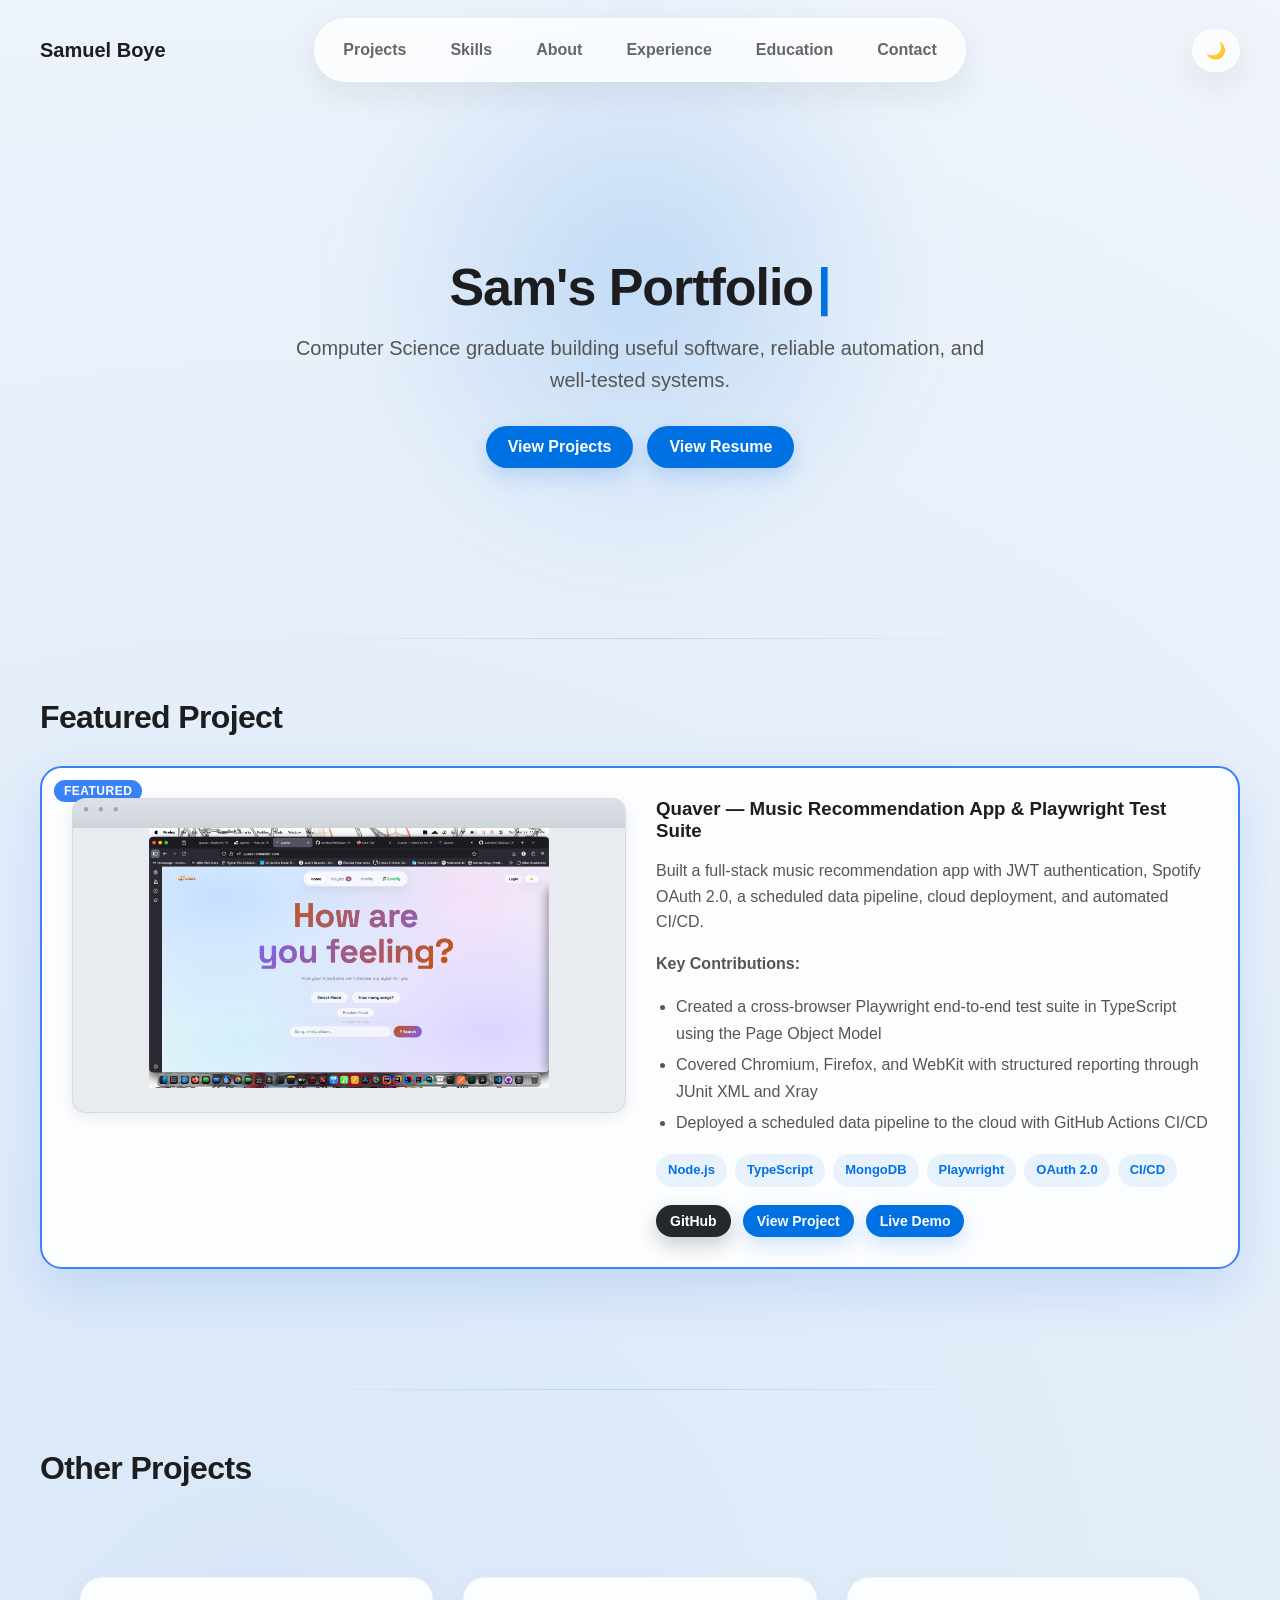
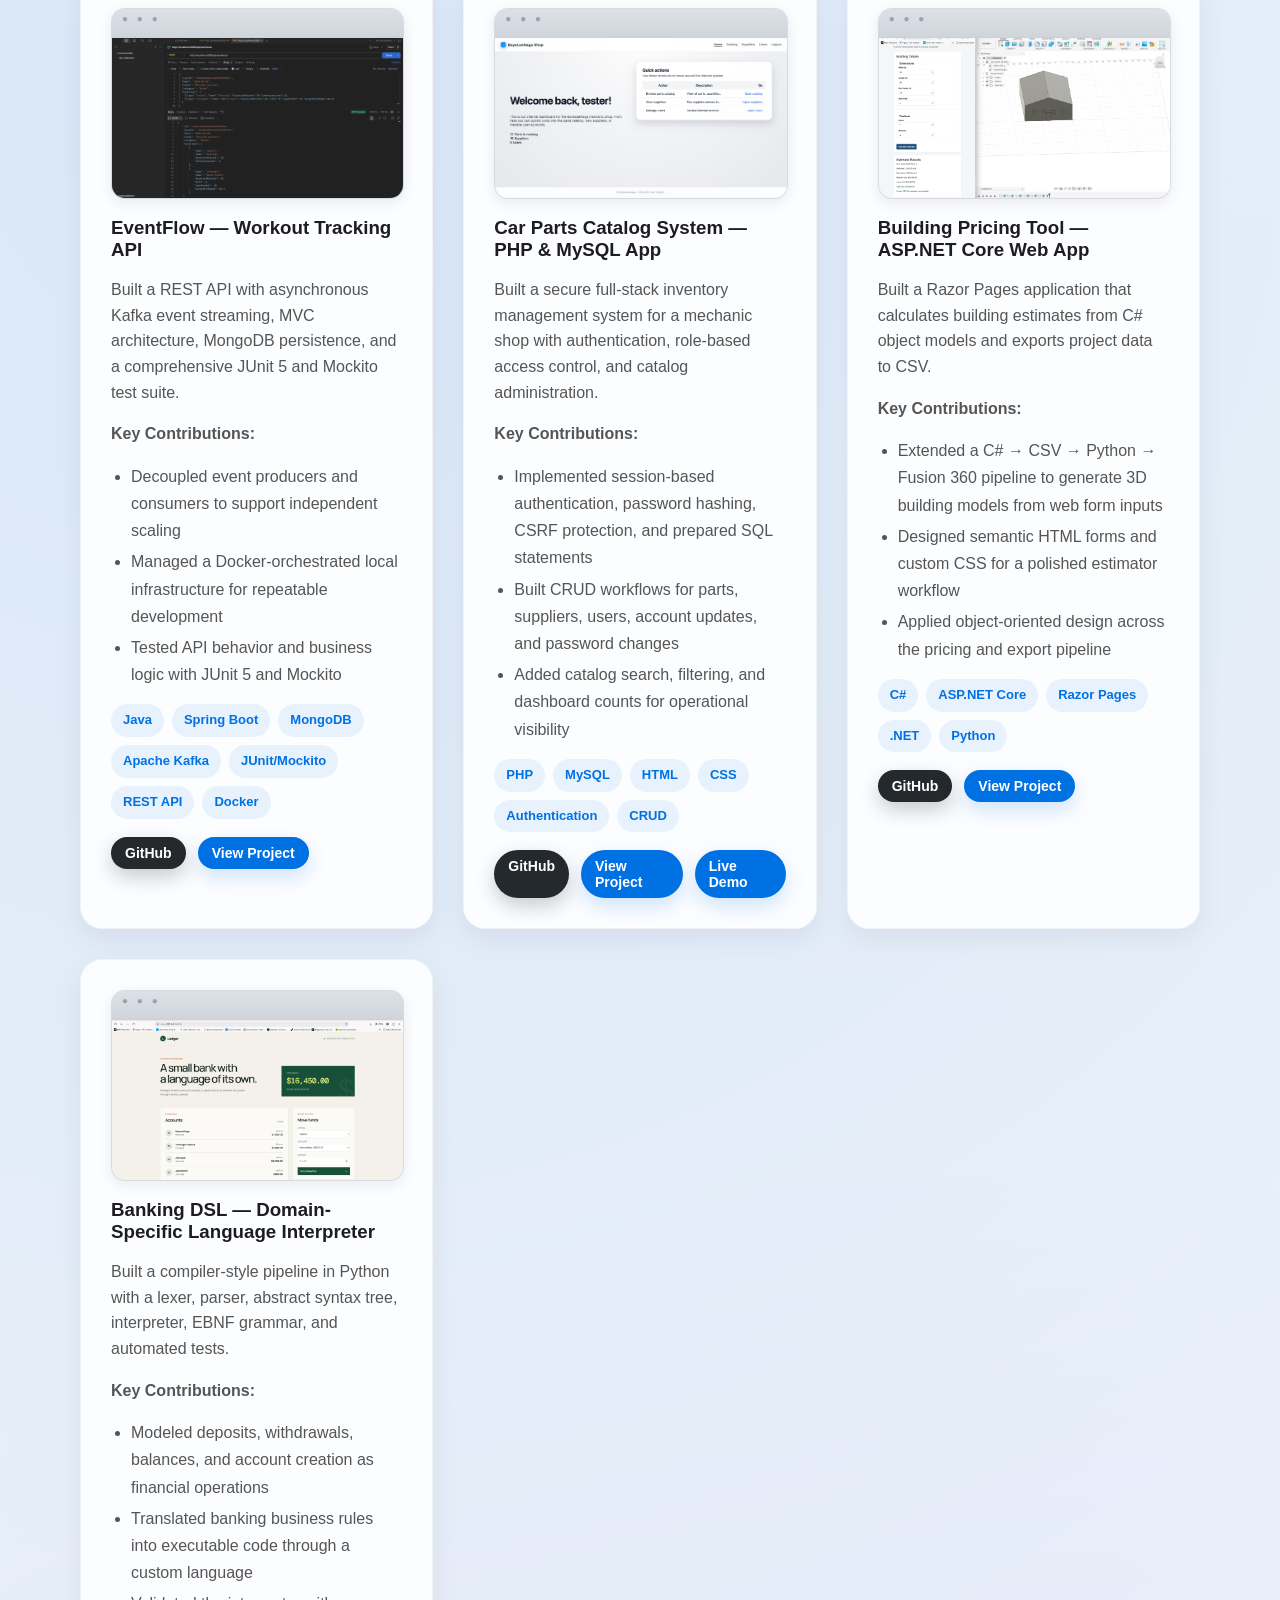
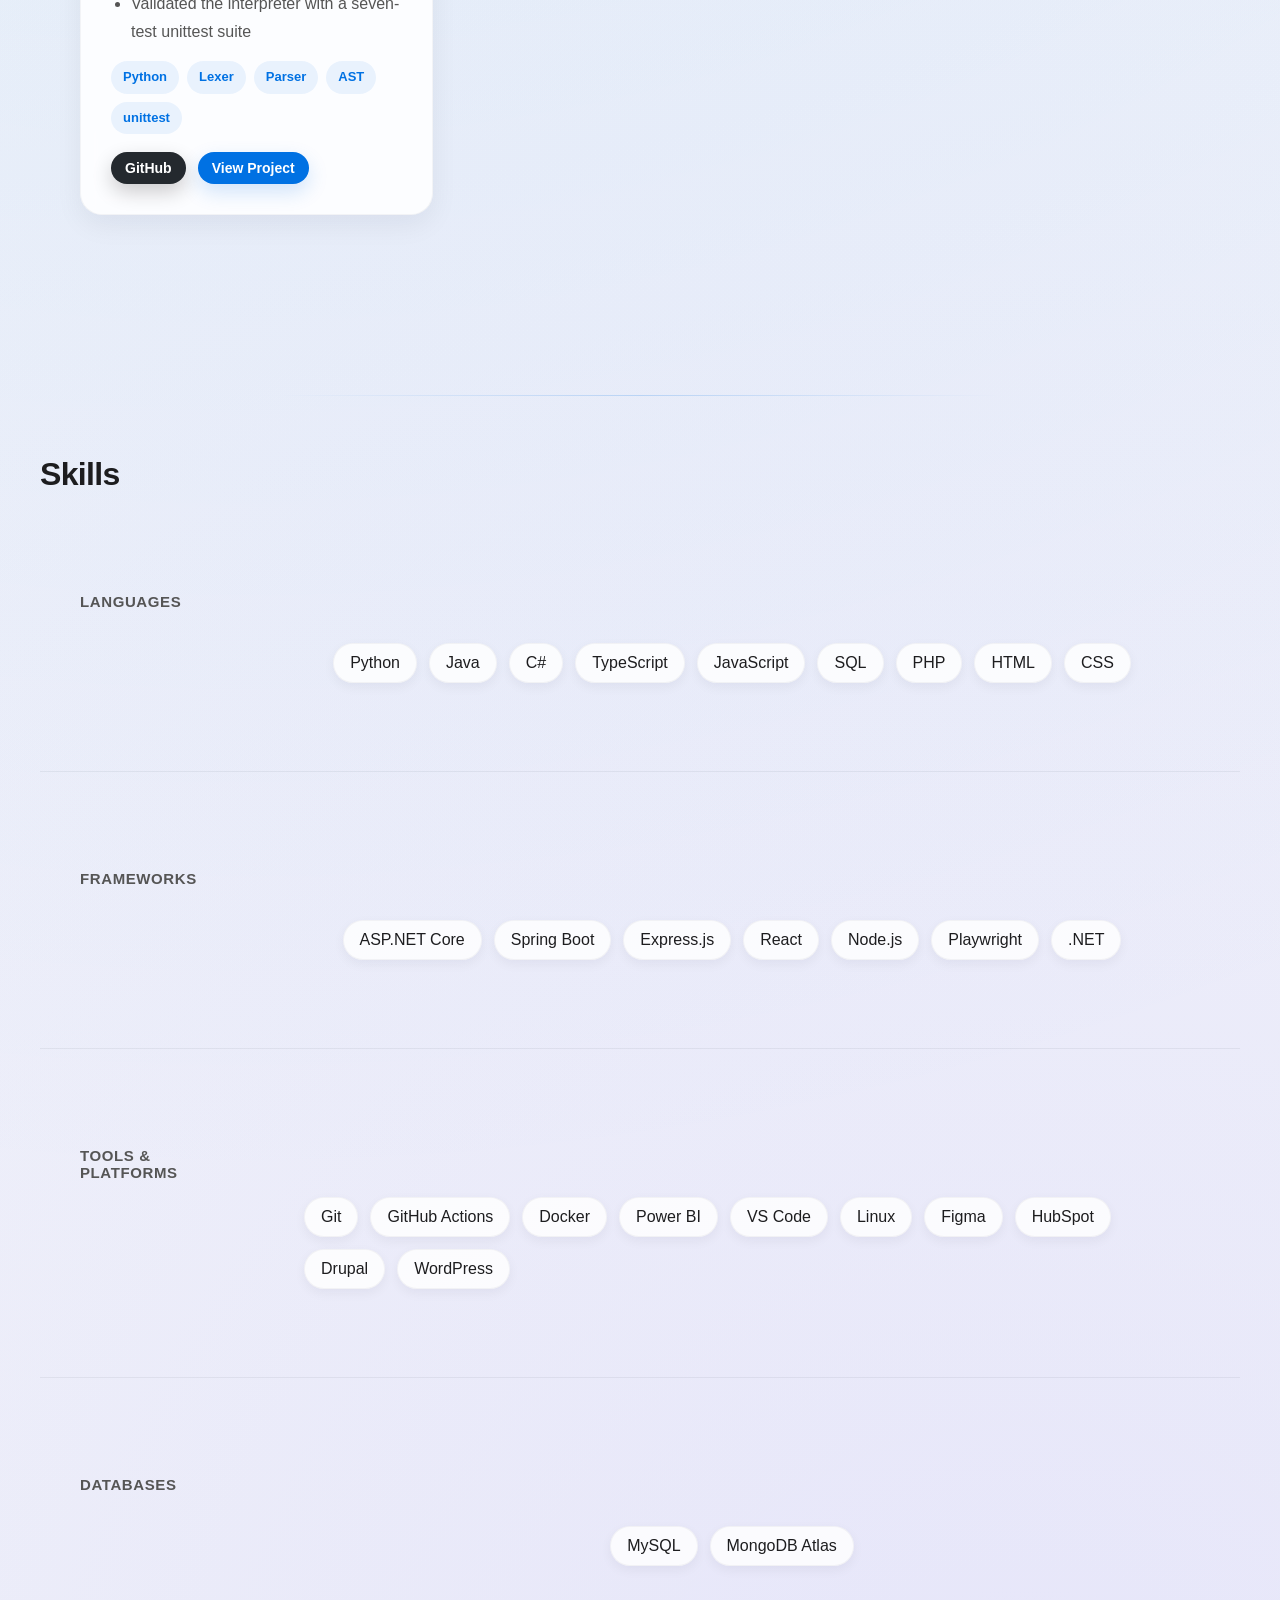
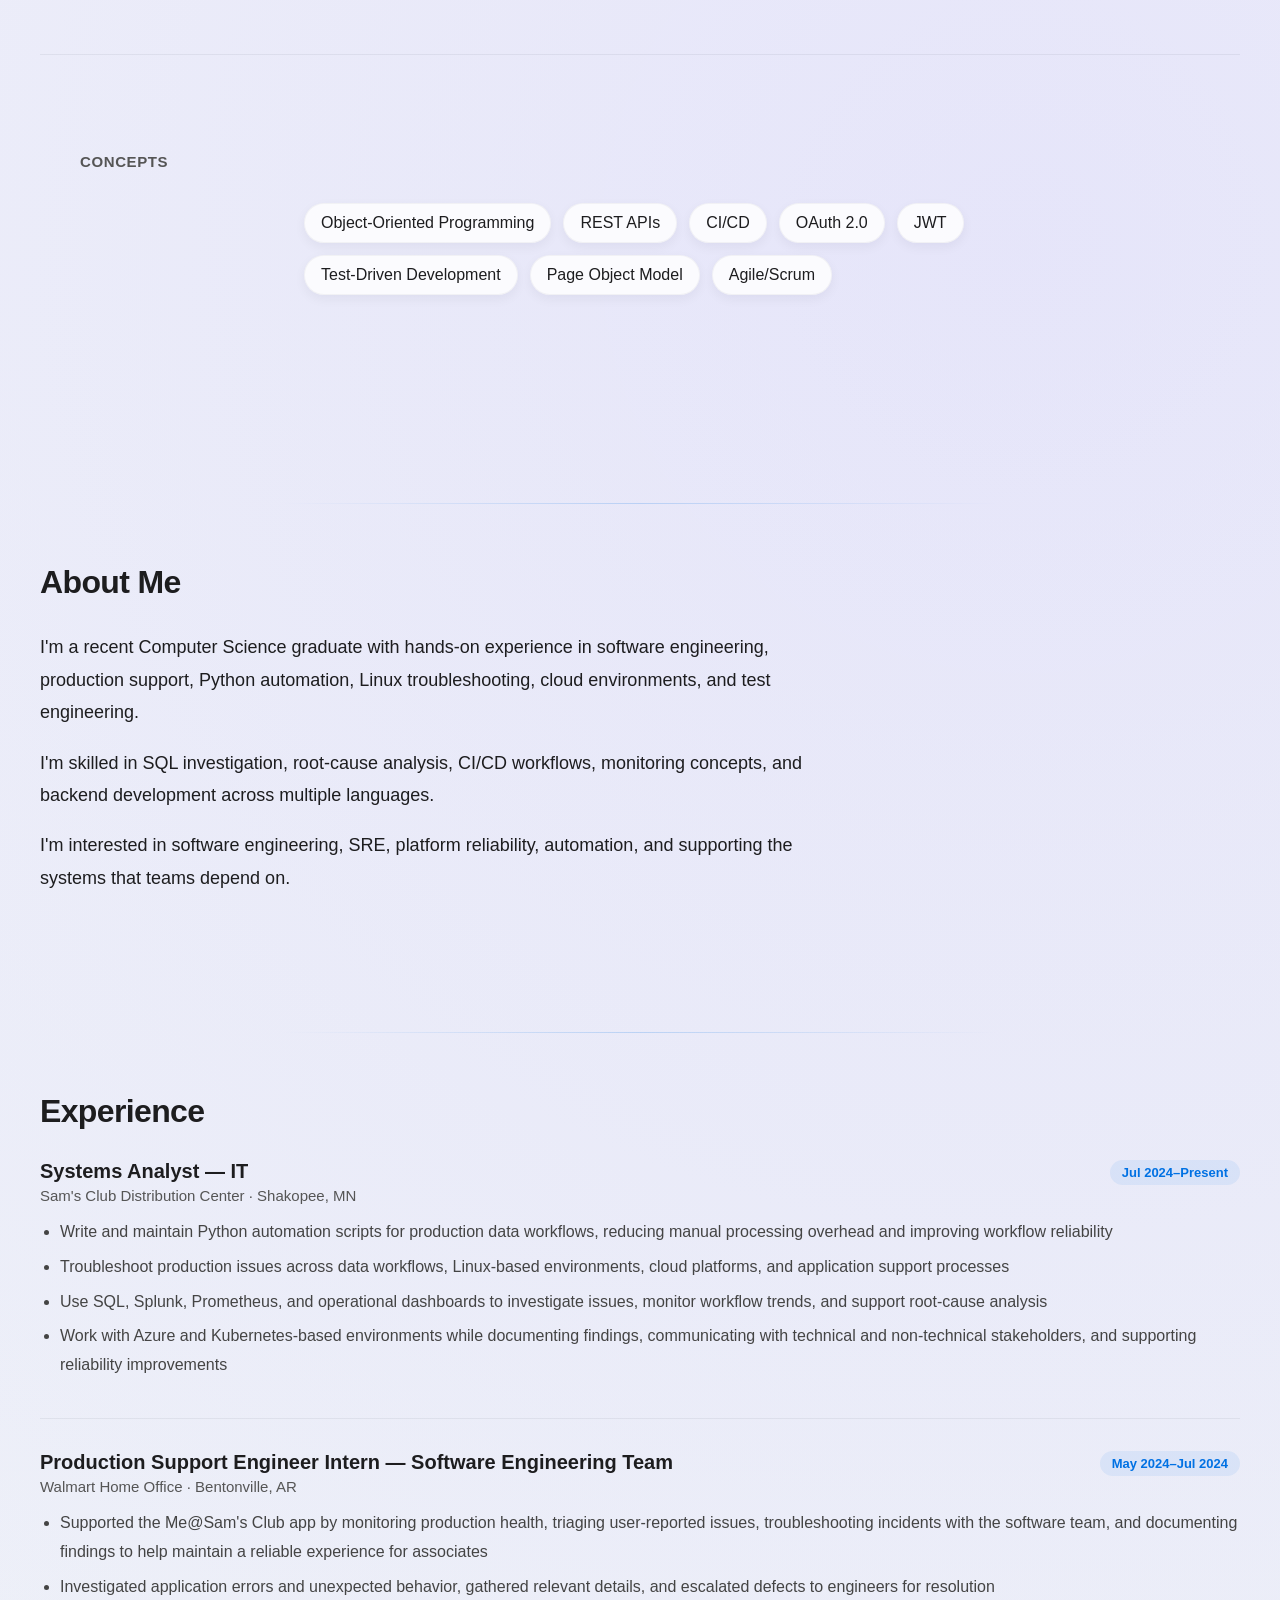
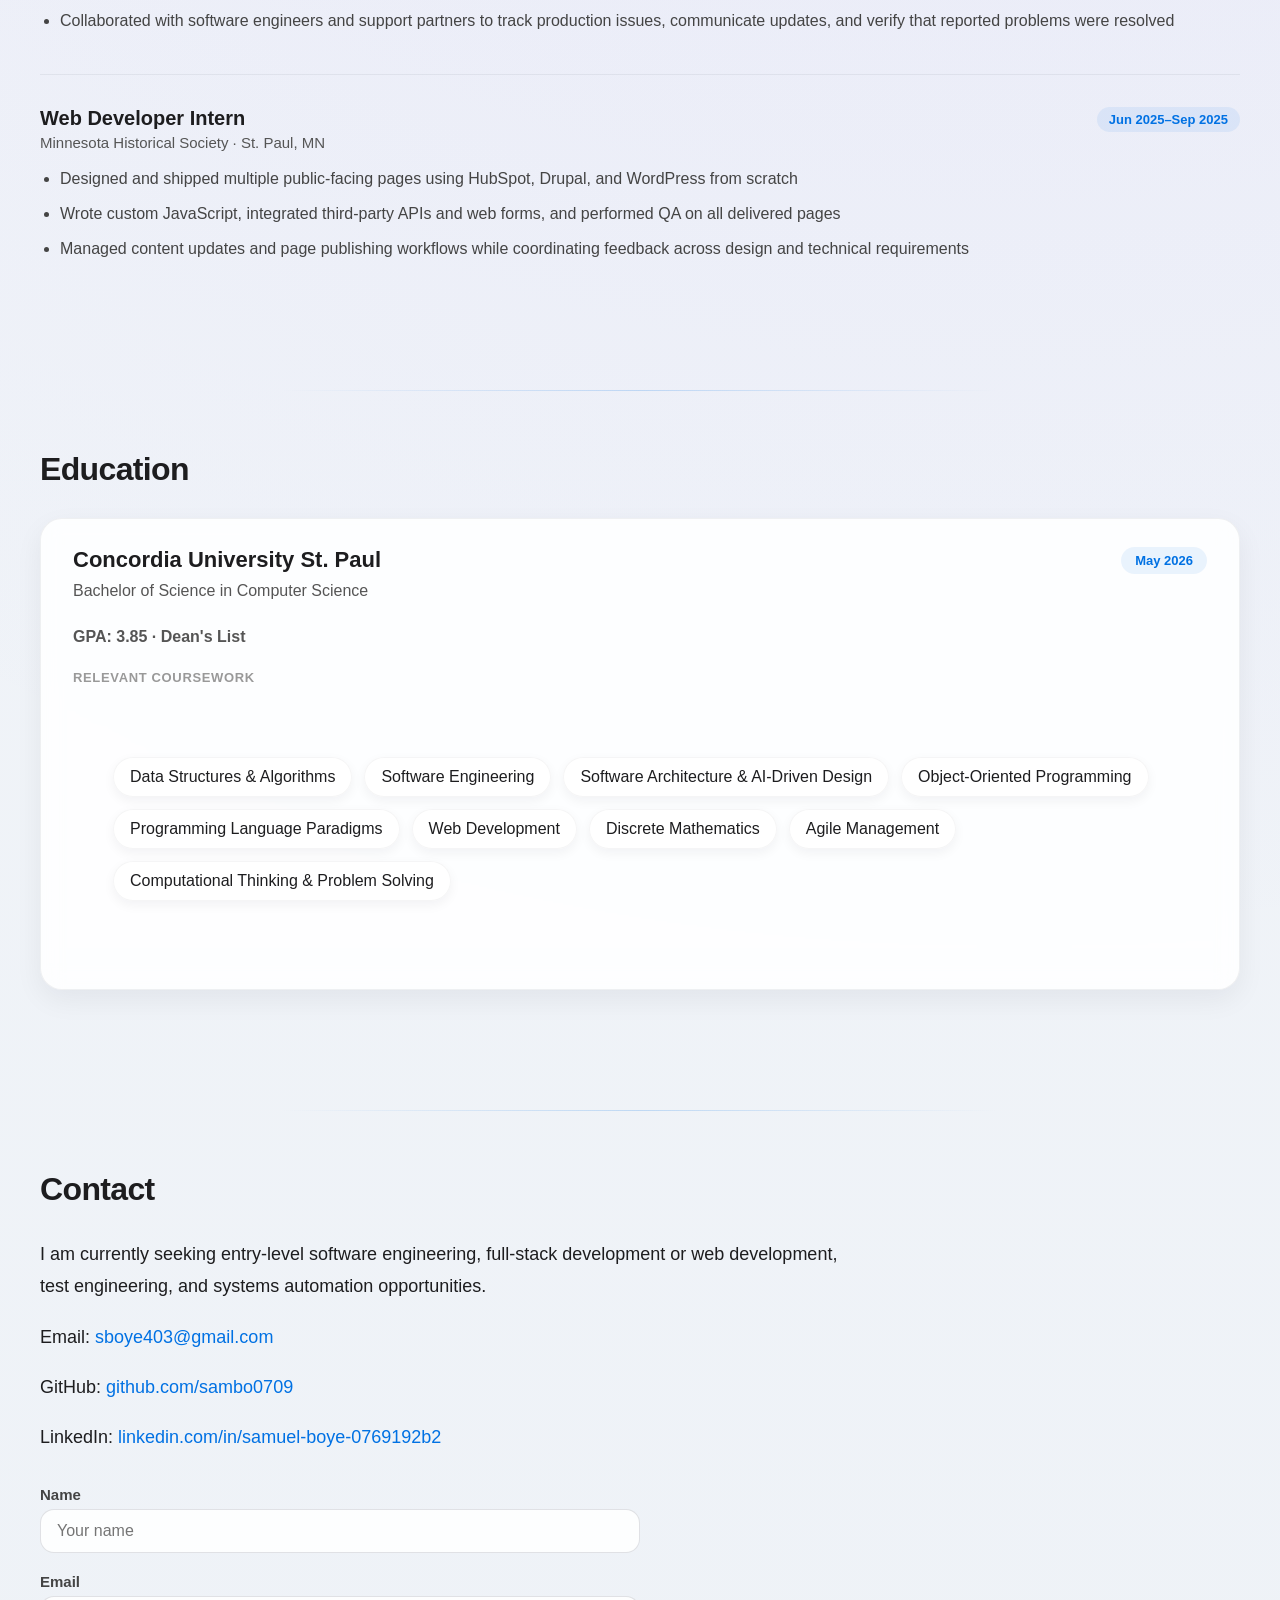
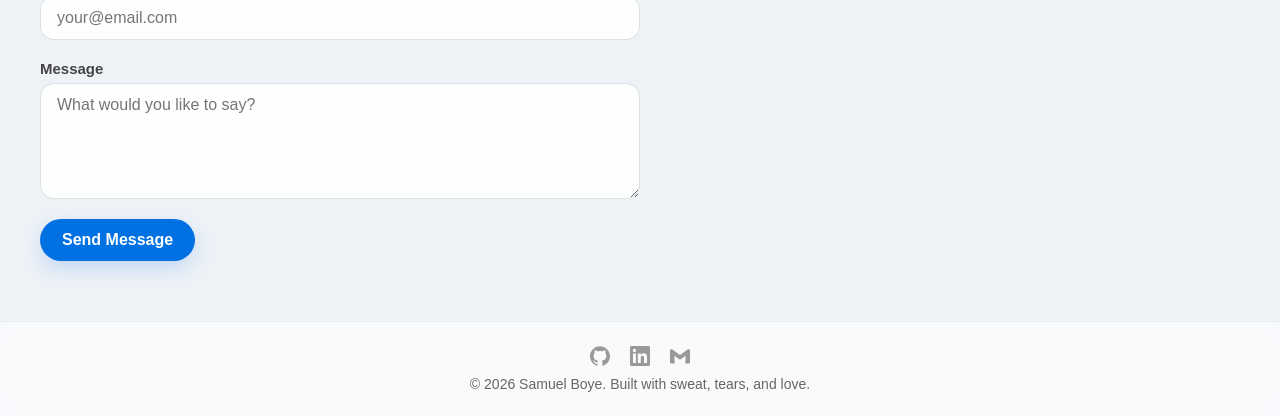
<file: index.html>
<!DOCTYPE html>
<html lang="en">
<head>
<meta charset="UTF-8">
<meta name="viewport" content="width=device-width, initial-scale=1.0">
<title>Samuel Boye | Portfolio</title>
<meta name="description" content="Samuel Boye — Computer Science graduate and software engineer experienced in Python automation, full-stack development, and test engineering.">
<meta property="og:title" content="Samuel Boye | Portfolio">
<meta property="og:description" content="Software engineer building automated workflows, full-stack applications, APIs, and reliable test suites.">
<meta property="og:type" content="website">
<meta property="og:url" content="https://sambo0709.github.io">
<link rel="stylesheet" href="style.css">
</head>
<body>
<header class="site-header intro-header">
  <a href="#" class="logo" id="siteLogo" aria-label="Samuel Boye home">
    <span class="logo-text">Samuel Boye</span>
    <img src="logo.jpeg" alt="Samuel Boye logo" class="logo-img">
  </a>
  <nav class="floating-nav" aria-label="Primary">
    <a href="#projects" class="nav-link">Projects</a>
    <a href="#skills" class="nav-link">Skills</a>
    <a href="#about" class="nav-link">About</a>
    <a href="#experience" class="nav-link">Experience</a>
    <a href="#education" class="nav-link">Education</a>
    <a href="#contact" class="nav-link">Contact</a>
  </nav>
  <button id="themeToggle" class="dark-btn" onclick="toggleDarkMode()" aria-label="Toggle dark mode">🌙</button>
</header>

<main>
  <section class="hero">
    <h1 class="intro-title">
      <span id="typingText"></span><span class="cursor">|</span>
    </h1>
    <p class="intro-text">
      Computer Science graduate building useful software, reliable automation, and well-tested systems.
    </p>
    <nav class="hero-buttons intro-buttons" aria-label="Portfolio quick links">
      <a href="#projects" class="primary-btn">View Projects</a>
      <a href="resume.pdf" target="_blank" class="primary-btn">View Resume</a>
    </nav>
  </section>

  <section id="featured-project">
    <h2>Featured Project</h2>
    <article class="card featured">
      <div class="featured-layout">
        <div class="featured-image-col">
          <div class="project-image-wrap"><img src="images/mood-to-music.png" alt="Quaver music recommendation app screenshot" class="project-image featured-image"></div>
        </div>
        <div class="featured-content-col">
          <h3>Quaver — Music Recommendation App &amp; Playwright Test Suite</h3>
          <p>
            Built a full-stack music recommendation app with JWT authentication, Spotify OAuth 2.0,
            a scheduled data pipeline, cloud deployment, and automated CI/CD.
          </p>
          <p><strong>Key Contributions:</strong></p>
          <ul>
            <li>Created a cross-browser Playwright end-to-end test suite in TypeScript using the Page Object Model</li>
            <li>Covered Chromium, Firefox, and WebKit with structured reporting through JUnit XML and Xray</li>
            <li>Deployed a scheduled data pipeline to the cloud with GitHub Actions CI/CD</li>
          </ul>
          <p class="project-tags">
            <span>Node.js</span>
            <span>TypeScript</span>
            <span>MongoDB</span>
            <span>Playwright</span>
            <span>OAuth 2.0</span>
            <span>CI/CD</span>
          </p>
          <nav class="project-links" aria-label="Quaver links">
            <a href="https://github.com/sambo0709/Quaver-Sam-s-branch/tree/Main2" target="_blank" rel="noopener noreferrer" class="github-btn">GitHub</a>
            <a href="projects/mood-to-music.html" class="demo-btn">View Project</a>
            <a href="https://quaver.onrender.com/" target="_blank" rel="noopener noreferrer" class="demo-btn">Live Demo</a>
          </nav>
        </div>
      </div>
    </article>
  </section>

  <section id="projects">
    <h2>Other Projects</h2>
    <section class="project-grid" aria-label="Projects">

      <article class="card">
        <div class="project-image-wrap"><img src="images/eventflow.png" alt="EventFlow Workout Tracking API screenshot" class="project-image"></div>
        <h3>EventFlow — Workout Tracking API</h3>
        <p>
          Built a REST API with asynchronous Kafka event streaming, MVC architecture,
          MongoDB persistence, and a comprehensive JUnit 5 and Mockito test suite.
        </p>
        <p><strong>Key Contributions:</strong></p>
        <ul>
          <li>Decoupled event producers and consumers to support independent scaling</li>
          <li>Managed a Docker-orchestrated local infrastructure for repeatable development</li>
          <li>Tested API behavior and business logic with JUnit 5 and Mockito</li>
        </ul>
        <p class="project-tags">
          <span>Java</span>
          <span>Spring Boot</span>
          <span>MongoDB</span>
          <span>Apache Kafka</span>
          <span>JUnit/Mockito</span>
          <span>REST API</span>
          <span>Docker</span>
        </p>
        <nav class="project-links" aria-label="EventFlow links">
          <a href="https://github.com/sambo0709/eventflow" target="_blank" rel="noopener noreferrer" class="github-btn">GitHub</a>
          <a href="projects/eventflow.html" class="demo-btn">View Project</a>
        </nav>
      </article>

      <article class="card">
        <div class="project-image-wrap"><img src="images/car-parts-catalog.png" alt="Car Parts Catalog System dashboard screenshot" class="project-image"></div>
        <h3>Car Parts Catalog System — PHP &amp; MySQL App</h3>
        <p>
          Built a secure full-stack inventory management system for a mechanic shop with
          authentication, role-based access control, and catalog administration.
        </p>
        <p><strong>Key Contributions:</strong></p>
        <ul>
          <li>Implemented session-based authentication, password hashing, CSRF protection, and prepared SQL statements</li>
          <li>Built CRUD workflows for parts, suppliers, users, account updates, and password changes</li>
          <li>Added catalog search, filtering, and dashboard counts for operational visibility</li>
        </ul>
        <p class="project-tags">
          <span>PHP</span>
          <span>MySQL</span>
          <span>HTML</span>
          <span>CSS</span>
          <span>Authentication</span>
          <span>CRUD</span>
        </p>
        <nav class="project-links" aria-label="Car Parts Catalog System links">
          <a href="https://github.com/sambo0709/Fullsatck-internal-inventory-system" target="_blank" rel="noopener noreferrer" class="github-btn">GitHub</a>
          <a href="projects/car-parts-catalog.html" class="demo-btn">View Project</a>
          <a href="https://boyeleenaga.csp-server-class.org/dashboard.php" target="_blank" rel="noopener noreferrer" class="demo-btn">Live Demo</a>
        </nav>
      </article>

      <article class="card">
        <div class="project-image-wrap"><img src="images/building-pricing-tool.png" alt="Building Pricing Tool web estimator and generated Fusion 360 model" class="project-image"></div>
        <h3>Building Pricing Tool — ASP.NET Core Web App</h3>
        <p>
          Built a Razor Pages application that calculates building estimates from C# object models
          and exports project data to CSV.
        </p>
        <p><strong>Key Contributions:</strong></p>
        <ul>
          <li>Extended a C# → CSV → Python → Fusion 360 pipeline to generate 3D building models from web form inputs</li>
          <li>Designed semantic HTML forms and custom CSS for a polished estimator workflow</li>
          <li>Applied object-oriented design across the pricing and export pipeline</li>
        </ul>
        <p class="project-tags">
          <span>C#</span>
          <span>ASP.NET Core</span>
          <span>Razor Pages</span>
          <span>.NET</span>
          <span>Python</span>
        </p>
        <nav class="project-links" aria-label="Building Pricing Tool links">
          <a href="https://github.com/sambo0709/BuildingPricingToolWeb" target="_blank" rel="noopener noreferrer" class="github-btn">GitHub</a>
          <a href="projects/building-pricing-tool.html" class="demo-btn">View Project</a>
        </nav>
      </article>

      <article class="card">
        <div class="project-image-wrap"><img src="images/banking-dsl.png" alt="Ledger Banking DSL simulator account dashboard" class="project-image"></div>
        <h3>Banking DSL — Domain-Specific Language Interpreter</h3>
        <p>
          Built a compiler-style pipeline in Python with a lexer, parser, abstract syntax tree,
          interpreter, EBNF grammar, and automated tests.
        </p>
        <p><strong>Key Contributions:</strong></p>
        <ul>
          <li>Modeled deposits, withdrawals, balances, and account creation as financial operations</li>
          <li>Translated banking business rules into executable code through a custom language</li>
          <li>Validated the interpreter with a seven-test unittest suite</li>
        </ul>
        <p class="project-tags">
          <span>Python</span>
          <span>Lexer</span>
          <span>Parser</span>
          <span>AST</span>
          <span>unittest</span>
        </p>
        <nav class="project-links" aria-label="Banking DSL links">
          <a href="https://github.com/sambo0709/BankingDSL_PYTHON" target="_blank" rel="noopener noreferrer" class="github-btn">GitHub</a>
          <a href="projects/banking-dsl.html" class="demo-btn">View Project</a>
        </nav>
      </article>

    </section>
  </section>

  <section id="skills">
    <h2>Skills</h2>

    <section class="skills-group">
      <h3>Languages</h3>
      <section class="skills">
        <span>Python</span><span>Java</span><span>C#</span><span>TypeScript</span>
        <span>JavaScript</span><span>SQL</span><span>PHP</span><span>HTML</span><span>CSS</span>
      </section>
    </section>

    <section class="skills-group">
      <h3>Frameworks</h3>
      <section class="skills">
        <span>ASP.NET Core</span><span>Spring Boot</span><span>Express.js</span>
        <span>React</span><span>Node.js</span><span>Playwright</span><span>.NET</span>
      </section>
    </section>

    <section class="skills-group">
      <h3>Tools &amp; Platforms</h3>
      <section class="skills">
        <span>Git</span><span>GitHub Actions</span><span>Docker</span><span>Power BI</span>
        <span>VS Code</span><span>Linux</span><span>Figma</span><span>HubSpot</span>
        <span>Drupal</span><span>WordPress</span>
      </section>
    </section>

    <section class="skills-group">
      <h3>Databases</h3>
      <section class="skills">
        <span>MySQL</span><span>MongoDB Atlas</span>
      </section>
    </section>

    <section class="skills-group">
      <h3>Concepts</h3>
      <section class="skills">
        <span>Object-Oriented Programming</span><span>REST APIs</span>
        <span>CI/CD</span><span>OAuth 2.0</span><span>JWT</span>
        <span>Test-Driven Development</span><span>Page Object Model</span>
        <span>Agile/Scrum</span>
      </section>
    </section>
  </section>

  <section id="about">
    <h2>About Me</h2>
    <p>
      I'm a recent Computer Science graduate with hands-on experience in software engineering,
      production support, Python automation, Linux troubleshooting, cloud environments, and
      test engineering.
    </p>
    <p>
      I'm skilled in SQL investigation, root-cause analysis, CI/CD workflows, monitoring
      concepts, and backend development across multiple languages.
    </p>
    <p>
      I'm interested in software engineering, SRE, platform reliability, automation, and
      supporting the systems that teams depend on.
    </p>
  </section>

  <section id="experience">
    <h2>Experience</h2>
    <div class="experience-list">

      <div class="experience-item">
        <div class="experience-header">
          <div>
            <h3>Systems Analyst — IT</h3>
            <p class="experience-company">Sam's Club Distribution Center · Shakopee, MN</p>
          </div>
          <span class="experience-date">Jul 2024–Present</span>
        </div>
        <ul>
          <li>Write and maintain Python automation scripts for production data workflows, reducing manual processing overhead and improving workflow reliability</li>
          <li>Troubleshoot production issues across data workflows, Linux-based environments, cloud platforms, and application support processes</li>
          <li>Use SQL, Splunk, Prometheus, and operational dashboards to investigate issues, monitor workflow trends, and support root-cause analysis</li>
          <li>Work with Azure and Kubernetes-based environments while documenting findings, communicating with technical and non-technical stakeholders, and supporting reliability improvements</li>
        </ul>
      </div>

      <div class="experience-item">
        <div class="experience-header">
          <div>
            <h3>Production Support Engineer Intern — Software Engineering Team</h3>
            <p class="experience-company">Walmart Home Office · Bentonville, AR</p>
          </div>
          <span class="experience-date">May 2024–Jul 2024</span>
        </div>
        <ul>
          <li>Supported the Me@Sam's Club app by monitoring production health, triaging user-reported issues, troubleshooting incidents with the software team, and documenting findings to help maintain a reliable experience for associates</li>
          <li>Investigated application errors and unexpected behavior, gathered relevant details, and escalated defects to engineers for resolution</li>
          <li>Collaborated with software engineers and support partners to track production issues, communicate updates, and verify that reported problems were resolved</li>
        </ul>
      </div>

      <div class="experience-item">
        <div class="experience-header">
          <div>
            <h3>Web Developer Intern</h3>
            <p class="experience-company">Minnesota Historical Society · St. Paul, MN</p>
          </div>
          <span class="experience-date">Jun 2025–Sep 2025</span>
        </div>
        <ul>
          <li>Designed and shipped multiple public-facing pages using HubSpot, Drupal, and WordPress from scratch</li>
          <li>Wrote custom JavaScript, integrated third-party APIs and web forms, and performed QA on all delivered pages</li>
          <li>Managed content updates and page publishing workflows while coordinating feedback across design and technical requirements</li>
        </ul>
      </div>

    </div>
  </section>

  <section id="education">
    <h2>Education</h2>
    <div class="education-card">
      <div class="education-header">
        <div>
          <h3>Concordia University St. Paul</h3>
          <p class="education-degree">Bachelor of Science in Computer Science</p>
        </div>
        <span class="education-date">May 2026</span>
      </div>
      <p class="education-desc"><strong>GPA: 3.85 · Dean's List</strong></p>
      <h4 class="education-courses-label">Relevant Coursework</h4>
      <section class="skills education-courses">
        <span>Data Structures &amp; Algorithms</span>
        <span>Software Engineering</span>
        <span>Software Architecture &amp; AI-Driven Design</span>
        <span>Object-Oriented Programming</span>
        <span>Programming Language Paradigms</span>
        <span>Web Development</span>
        <span>Discrete Mathematics</span>
        <span>Agile Management</span>
        <span>Computational Thinking &amp; Problem Solving</span>
      </section>
    </div>
  </section>

  <section id="contact">
    <h2>Contact</h2>
    <p>
      I am currently seeking entry-level software engineering, full-stack development or web development,
      test engineering, and systems automation opportunities.
    </p>
    <p>Email:
      <a href="mailto:sboye403@gmail.com">sboye403@gmail.com</a>
    </p>
    <p>GitHub:
      <a href="https://github.com/sambo0709" target="_blank" rel="noopener noreferrer">github.com/sambo0709</a>
    </p>
    <p>LinkedIn:
      <a href="https://www.linkedin.com/in/samuel-boye-0769192b2/" target="_blank" rel="noopener noreferrer">
        linkedin.com/in/samuel-boye-0769192b2
      </a>
    </p>

    <form class="contact-form" action="mailto:sboye403@gmail.com" method="POST" enctype="text/plain">
      <div class="form-group">
        <label for="contact-name">Name</label>
        <input type="text" id="contact-name" name="name" placeholder="Your name" required>
      </div>
      <div class="form-group">
        <label for="contact-email">Email</label>
        <input type="email" id="contact-email" name="email" placeholder="your@email.com" required>
      </div>
      <div class="form-group">
        <label for="contact-message">Message</label>
        <textarea id="contact-message" name="message" rows="5" placeholder="What would you like to say?" required></textarea>
      </div>
      <button type="submit" class="primary-btn">Send Message</button>
    </form>
  </section>
</main>

<footer>
  <div class="footer-icons">
    <a href="https://github.com/sambo0709" target="_blank" rel="noopener noreferrer" aria-label="GitHub">
      <svg width="20" height="20" viewBox="0 0 24 24" fill="currentColor"><path d="M12 .297c-6.63 0-12 5.373-12 12 0 5.303 3.438 9.8 8.205 11.385.6.113.82-.258.82-.577 0-.285-.01-1.04-.015-2.04-3.338.724-4.042-1.61-4.042-1.61C4.422 18.07 3.633 17.7 3.633 17.7c-1.087-.744.084-.729.084-.729 1.205.084 1.838 1.236 1.838 1.236 1.07 1.835 2.809 1.305 3.495.998.108-.776.417-1.305.76-1.605-2.665-.3-5.466-1.332-5.466-5.93 0-1.31.465-2.38 1.235-3.22-.135-.303-.54-1.523.105-3.176 0 0 1.005-.322 3.3 1.23.96-.267 1.98-.399 3-.405 1.02.006 2.04.138 3 .405 2.28-1.552 3.285-1.23 3.285-1.23.645 1.653.24 2.873.12 3.176.765.84 1.23 1.91 1.23 3.22 0 4.61-2.805 5.625-5.475 5.92.42.36.81 1.096.81 2.22 0 1.606-.015 2.896-.015 3.286 0 .315.21.69.825.57C20.565 22.092 24 17.592 24 12.297c0-6.627-5.373-12-12-12"/></svg>
    </a>
    <a href="https://www.linkedin.com/in/samuel-boye-0769192b2/" target="_blank" rel="noopener noreferrer" aria-label="LinkedIn">
      <svg width="20" height="20" viewBox="0 0 24 24" fill="currentColor"><path d="M20.447 20.452h-3.554v-5.569c0-1.328-.027-3.037-1.852-3.037-1.853 0-2.136 1.445-2.136 2.939v5.667H9.351V9h3.414v1.561h.046c.477-.9 1.637-1.85 3.37-1.85 3.601 0 4.267 2.37 4.267 5.455v6.286zM5.337 7.433a2.062 2.062 0 0 1-2.063-2.065 2.064 2.064 0 1 1 2.063 2.065zm1.782 13.019H3.555V9h3.564v11.452zM22.225 0H1.771C.792 0 0 .774 0 1.729v20.542C0 23.227.792 24 1.771 24h20.451C23.2 24 24 23.227 24 22.271V1.729C24 .774 23.2 0 22.222 0h.003z"/></svg>
    </a>
    <a href="mailto:sboye403@gmail.com" aria-label="Email">
      <svg width="20" height="20" viewBox="0 0 24 24" fill="currentColor"><path d="M24 5.457v13.909c0 .904-.732 1.636-1.636 1.636h-3.819V11.73L12 16.64l-6.545-4.91v9.273H1.636A1.636 1.636 0 0 1 0 19.366V5.457c0-.904.732-1.636 1.636-1.636h.749L12 10.87l9.615-7.049h.749c.904 0 1.636.732 1.636 1.636z"/></svg>
    </a>
  </div>
  <p>© 2026 Samuel Boye. Built with sweat, tears, and love.</p>
</footer>

<script src="script.js"></script>
</body>
</html>
</file>
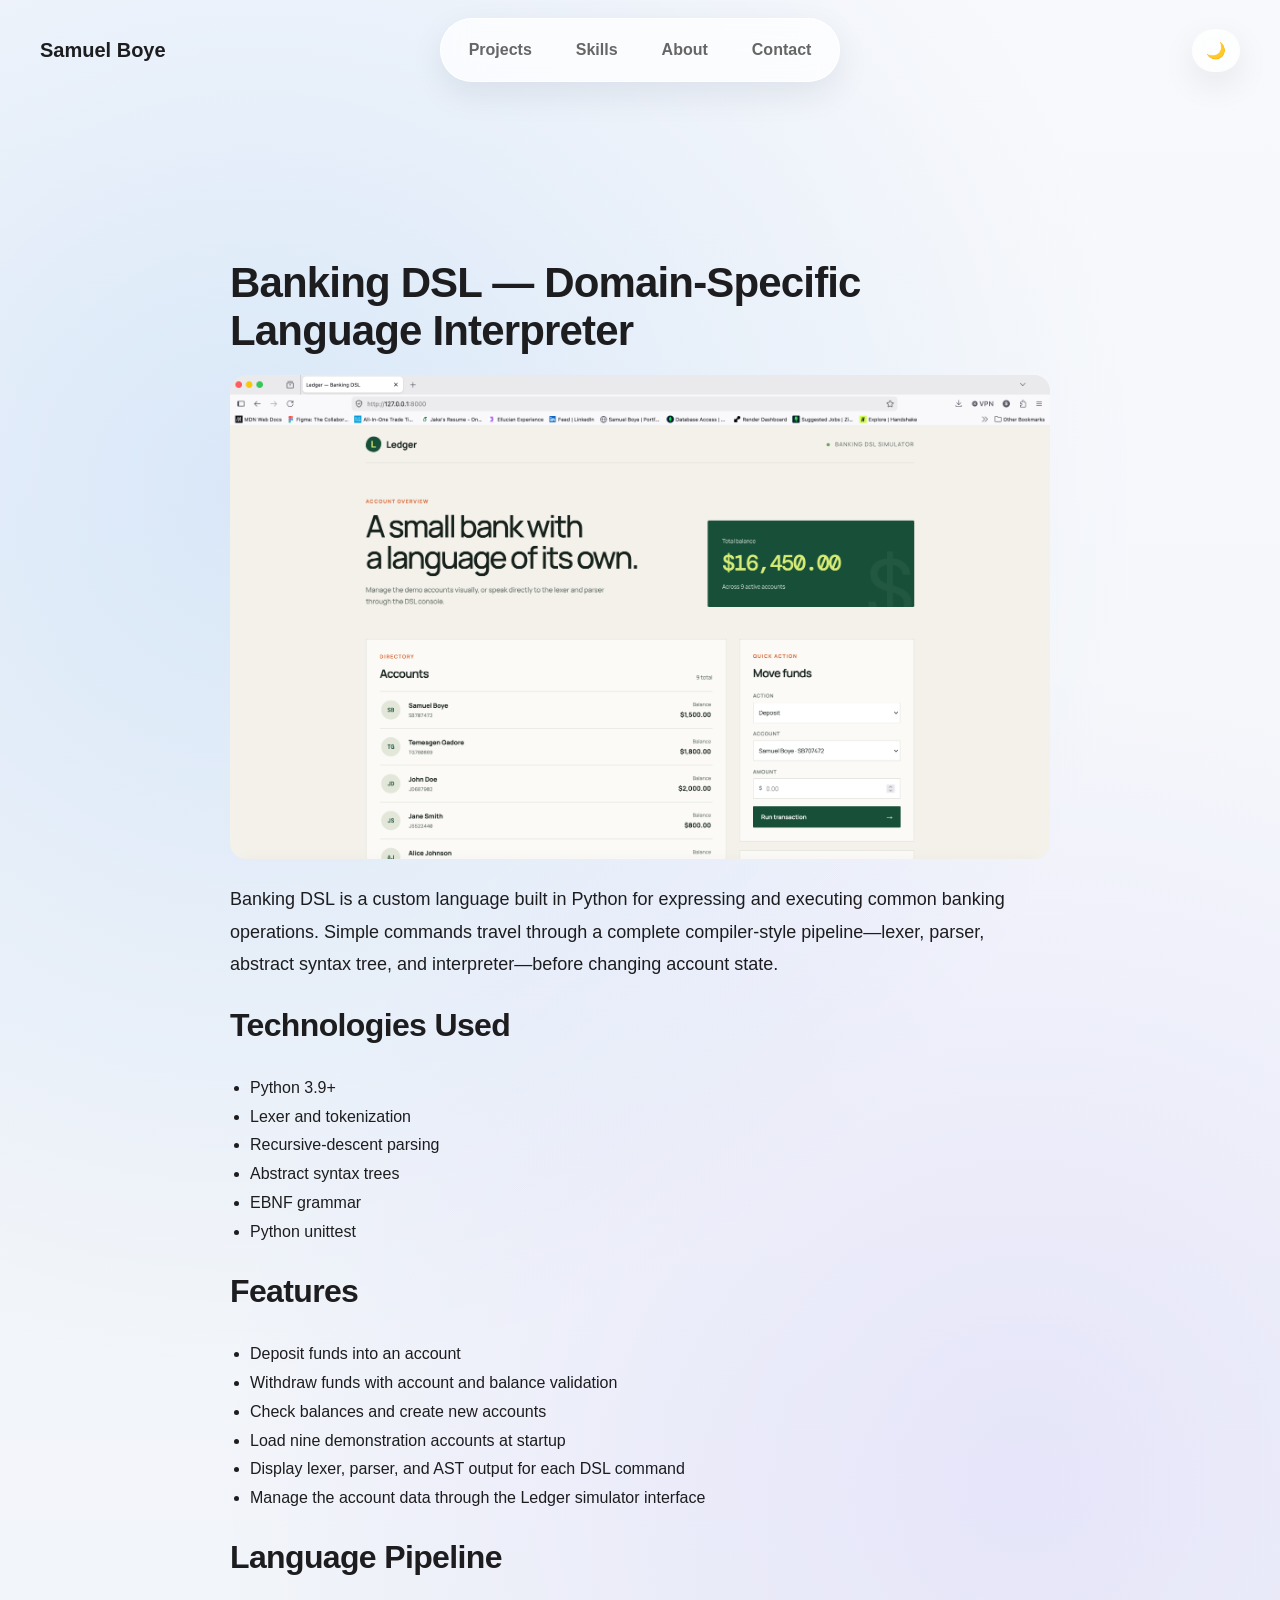
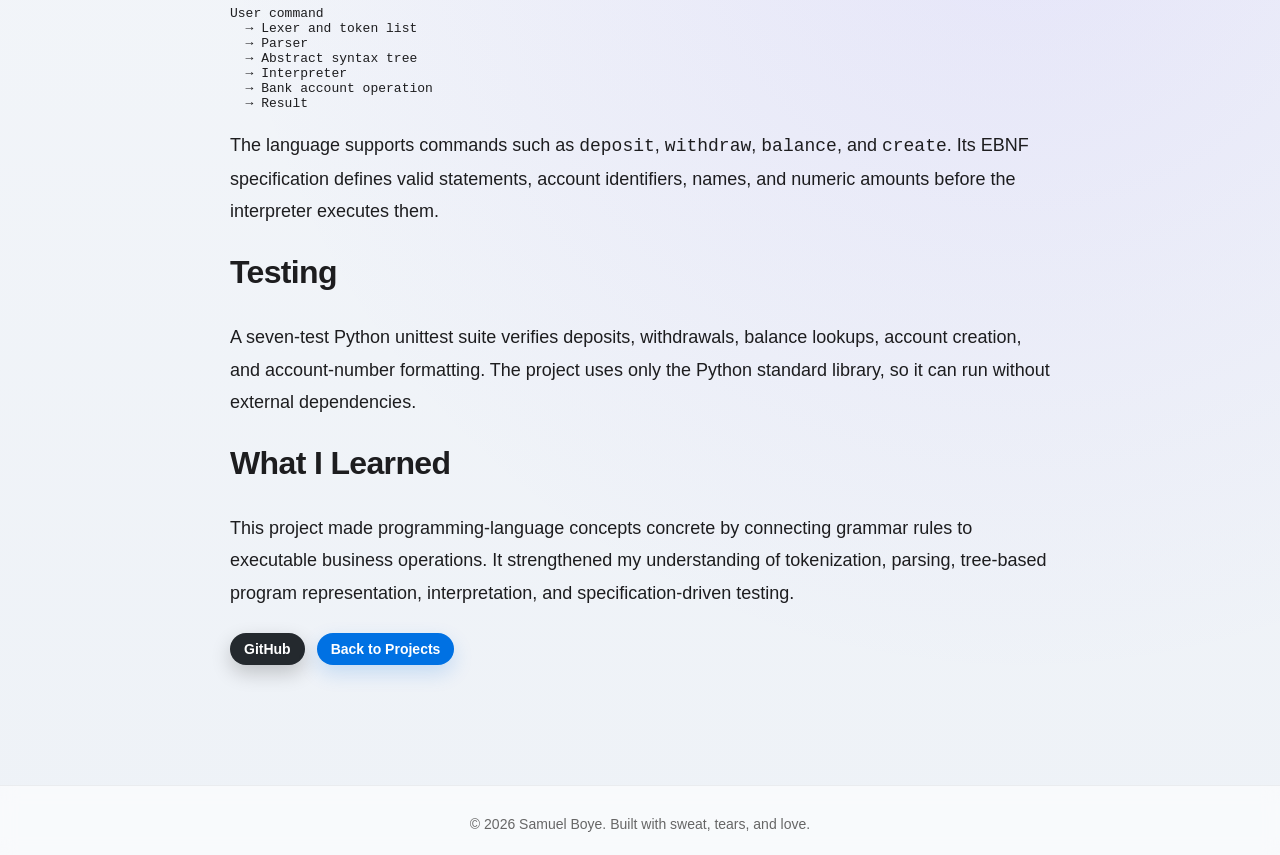
<file: projects/banking-dsl.html>
<!DOCTYPE html>
<html lang="en">
<head>
<meta charset="UTF-8">
<meta name="viewport" content="width=device-width, initial-scale=1.0">
<title>Banking DSL | Samuel Boye</title>
<meta name="description" content="A Python domain-specific language that processes banking commands through a lexer, parser, abstract syntax tree, and interpreter.">
<link rel="stylesheet" href="../style.css">
</head>

<body>

<header class="site-header">
  <a href="../index.html" class="logo" id="siteLogo" aria-label="Samuel Boye home">
    <span class="logo-text">Samuel Boye</span>
    <img src="../logo.jpeg" alt="Samuel Boye logo" class="logo-img">
  </a>
  <nav class="floating-nav" aria-label="Primary">
    <a href="../index.html#projects" class="nav-link">Projects</a>
    <a href="../index.html#skills" class="nav-link">Skills</a>
    <a href="../index.html#about" class="nav-link">About</a>
    <a href="../index.html#contact" class="nav-link">Contact</a>
  </nav>
  <button id="themeToggle" class="dark-btn" onclick="toggleDarkMode()" aria-label="Toggle dark mode">🌙</button>
</header>

<main class="project-page">
<section>

<h1>Banking DSL — Domain-Specific Language Interpreter</h1>

<img src="../images/banking-dsl.png" alt="Ledger Banking DSL simulator showing accounts, balances, and transaction controls" class="project-image">

<p>
Banking DSL is a custom language built in Python for expressing and executing common banking
operations. Simple commands travel through a complete compiler-style pipeline—lexer, parser,
abstract syntax tree, and interpreter—before changing account state.
</p>

<h2>Technologies Used</h2>
<ul>
  <li>Python 3.9+</li>
  <li>Lexer and tokenization</li>
  <li>Recursive-descent parsing</li>
  <li>Abstract syntax trees</li>
  <li>EBNF grammar</li>
  <li>Python unittest</li>
</ul>

<h2>Features</h2>
<ul>
  <li>Deposit funds into an account</li>
  <li>Withdraw funds with account and balance validation</li>
  <li>Check balances and create new accounts</li>
  <li>Load nine demonstration accounts at startup</li>
  <li>Display lexer, parser, and AST output for each DSL command</li>
  <li>Manage the account data through the Ledger simulator interface</li>
</ul>

<h2>Language Pipeline</h2>
<pre><code>User command
  → Lexer and token list
  → Parser
  → Abstract syntax tree
  → Interpreter
  → Bank account operation
  → Result</code></pre>

<p>
The language supports commands such as <code>deposit</code>, <code>withdraw</code>,
<code>balance</code>, and <code>create</code>. Its EBNF specification defines valid statements,
account identifiers, names, and numeric amounts before the interpreter executes them.
</p>

<h2>Testing</h2>
<p>
A seven-test Python unittest suite verifies deposits, withdrawals, balance lookups, account
creation, and account-number formatting. The project uses only the Python standard library,
so it can run without external dependencies.
</p>

<h2>What I Learned</h2>
<p>
This project made programming-language concepts concrete by connecting grammar rules to executable
business operations. It strengthened my understanding of tokenization, parsing, tree-based program
representation, interpretation, and specification-driven testing.
</p>

<nav class="project-page-links" aria-label="Banking DSL project links">
  <a href="https://github.com/sambo0709/BankingDSL_PYTHON" target="_blank" rel="noopener noreferrer" class="github-btn">GitHub</a>
  <a href="../index.html#projects" class="demo-btn">Back to Projects</a>
</nav>

</section>
</main>

<footer>
  <p>© 2026 Samuel Boye. Built with sweat, tears, and love.</p>
</footer>

<script src="../script.js"></script>
</body>
</html>
</file>
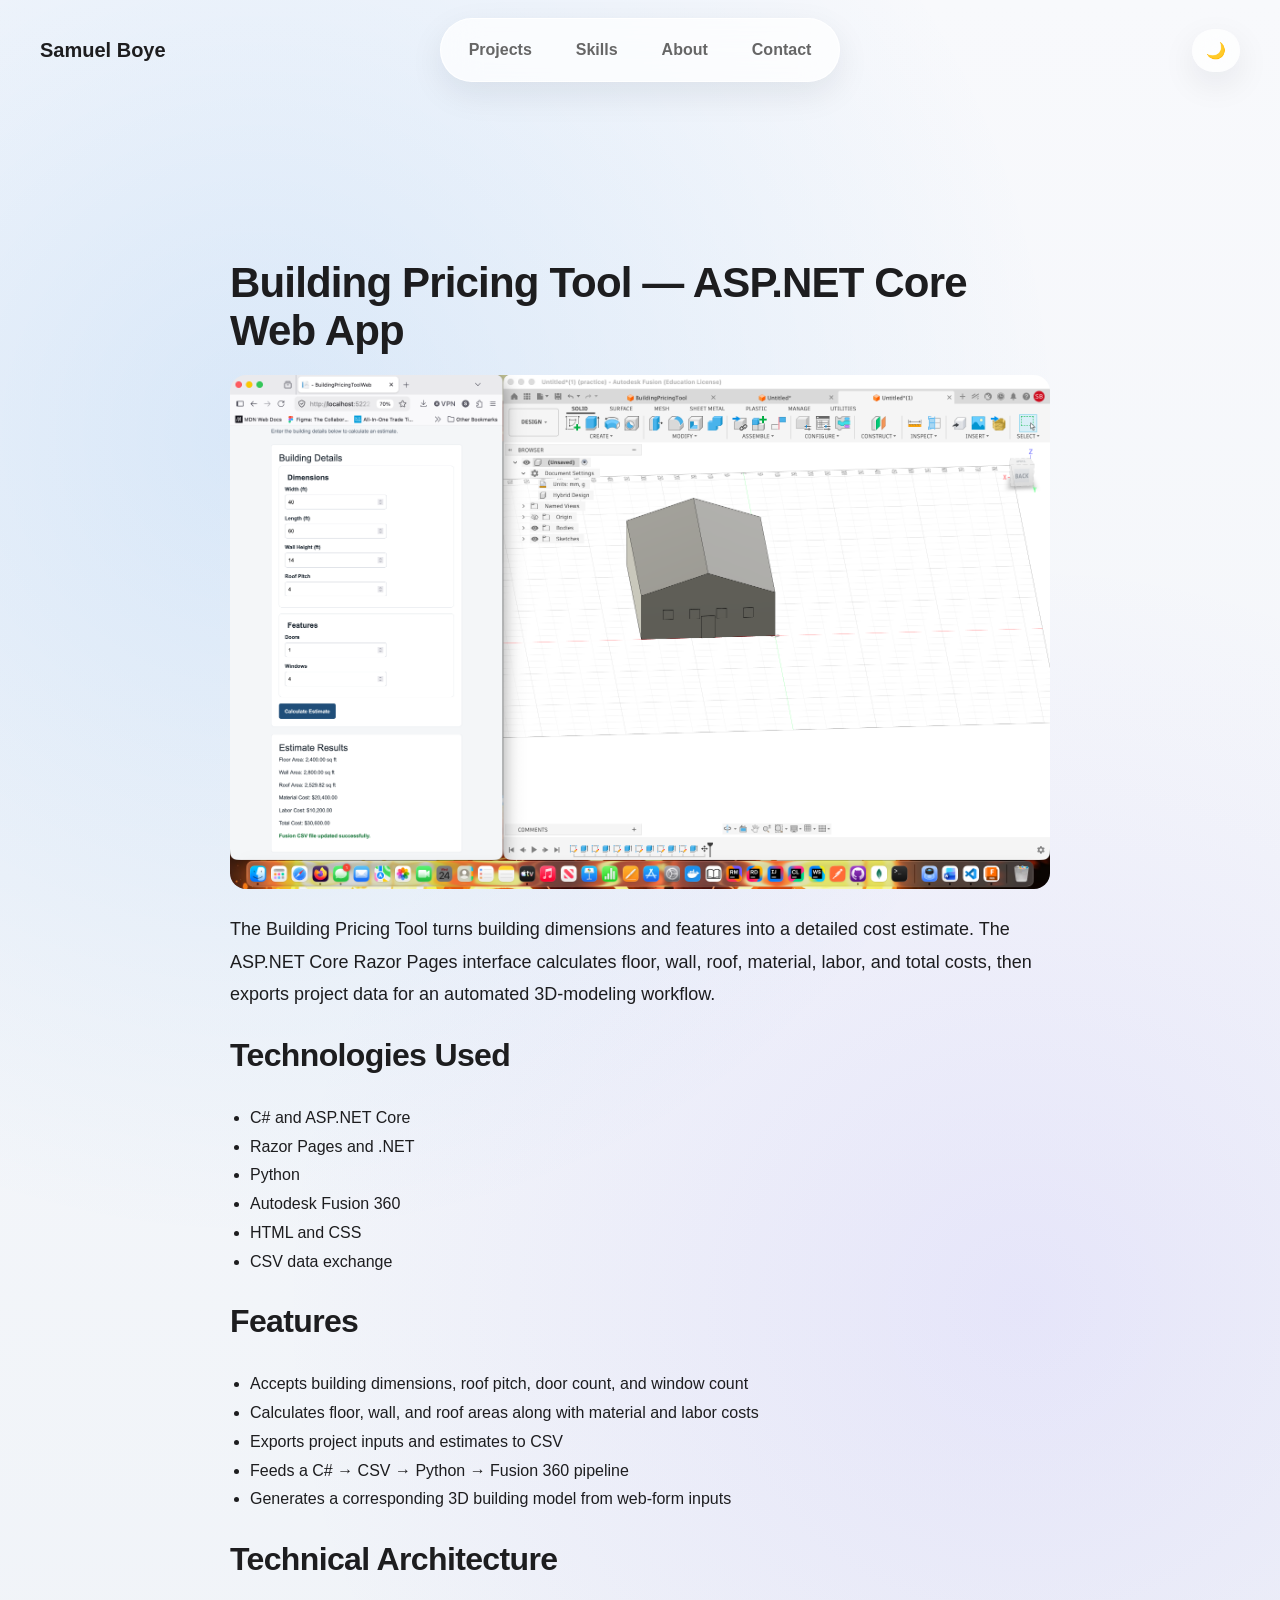
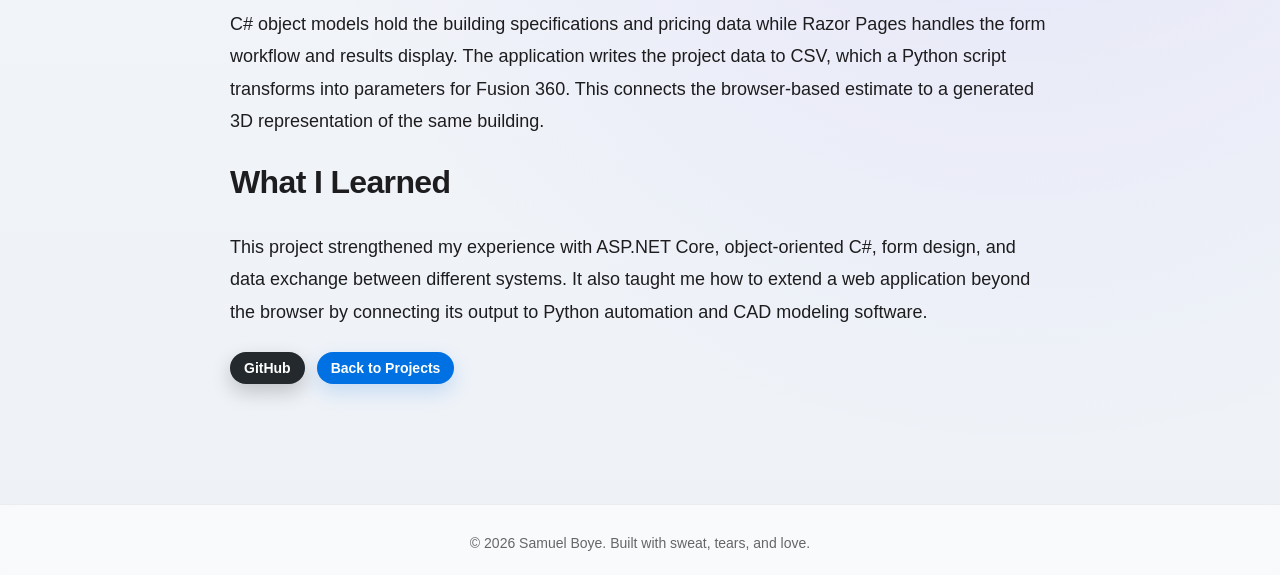
<file: projects/building-pricing-tool.html>
<!DOCTYPE html>
<html lang="en">
<head>
<meta charset="UTF-8">
<meta name="viewport" content="width=device-width, initial-scale=1.0">
<title>Building Pricing Tool | Samuel Boye</title>
<meta name="description" content="An ASP.NET Core Razor Pages estimator connected to a Python and Fusion 360 model-generation pipeline.">
<link rel="stylesheet" href="../style.css">
</head>

<body>

<header class="site-header">
  <a href="../index.html" class="logo" id="siteLogo" aria-label="Samuel Boye home">
    <span class="logo-text">Samuel Boye</span>
    <img src="../logo.jpeg" alt="Samuel Boye logo" class="logo-img">
  </a>
  <nav class="floating-nav" aria-label="Primary">
    <a href="../index.html#projects" class="nav-link">Projects</a>
    <a href="../index.html#skills" class="nav-link">Skills</a>
    <a href="../index.html#about" class="nav-link">About</a>
    <a href="../index.html#contact" class="nav-link">Contact</a>
  </nav>
  <button id="themeToggle" class="dark-btn" onclick="toggleDarkMode()" aria-label="Toggle dark mode">🌙</button>
</header>

<main class="project-page">
<section>

<h1>Building Pricing Tool — ASP.NET Core Web App</h1>

<img src="../images/building-pricing-tool.png" alt="Building Pricing Tool estimator beside its generated Fusion 360 building model" class="project-image">

<p>
The Building Pricing Tool turns building dimensions and features into a detailed cost estimate.
The ASP.NET Core Razor Pages interface calculates floor, wall, roof, material, labor, and total
costs, then exports project data for an automated 3D-modeling workflow.
</p>

<h2>Technologies Used</h2>
<ul>
  <li>C# and ASP.NET Core</li>
  <li>Razor Pages and .NET</li>
  <li>Python</li>
  <li>Autodesk Fusion 360</li>
  <li>HTML and CSS</li>
  <li>CSV data exchange</li>
</ul>

<h2>Features</h2>
<ul>
  <li>Accepts building dimensions, roof pitch, door count, and window count</li>
  <li>Calculates floor, wall, and roof areas along with material and labor costs</li>
  <li>Exports project inputs and estimates to CSV</li>
  <li>Feeds a C# → CSV → Python → Fusion 360 pipeline</li>
  <li>Generates a corresponding 3D building model from web-form inputs</li>
</ul>

<h2>Technical Architecture</h2>
<p>
C# object models hold the building specifications and pricing data while Razor Pages handles
the form workflow and results display. The application writes the project data to CSV, which a
Python script transforms into parameters for Fusion 360. This connects the browser-based estimate
to a generated 3D representation of the same building.
</p>

<h2>What I Learned</h2>
<p>
This project strengthened my experience with ASP.NET Core, object-oriented C#, form design, and
data exchange between different systems. It also taught me how to extend a web application beyond
the browser by connecting its output to Python automation and CAD modeling software.
</p>

<nav class="project-page-links" aria-label="Building Pricing Tool project links">
  <a href="https://github.com/sambo0709/BuildingPricingToolWeb" target="_blank" rel="noopener noreferrer" class="github-btn">GitHub</a>
  <a href="../index.html#projects" class="demo-btn">Back to Projects</a>
</nav>

</section>
</main>

<footer>
  <p>© 2026 Samuel Boye. Built with sweat, tears, and love.</p>
</footer>

<script src="../script.js"></script>
</body>
</html>
</file>
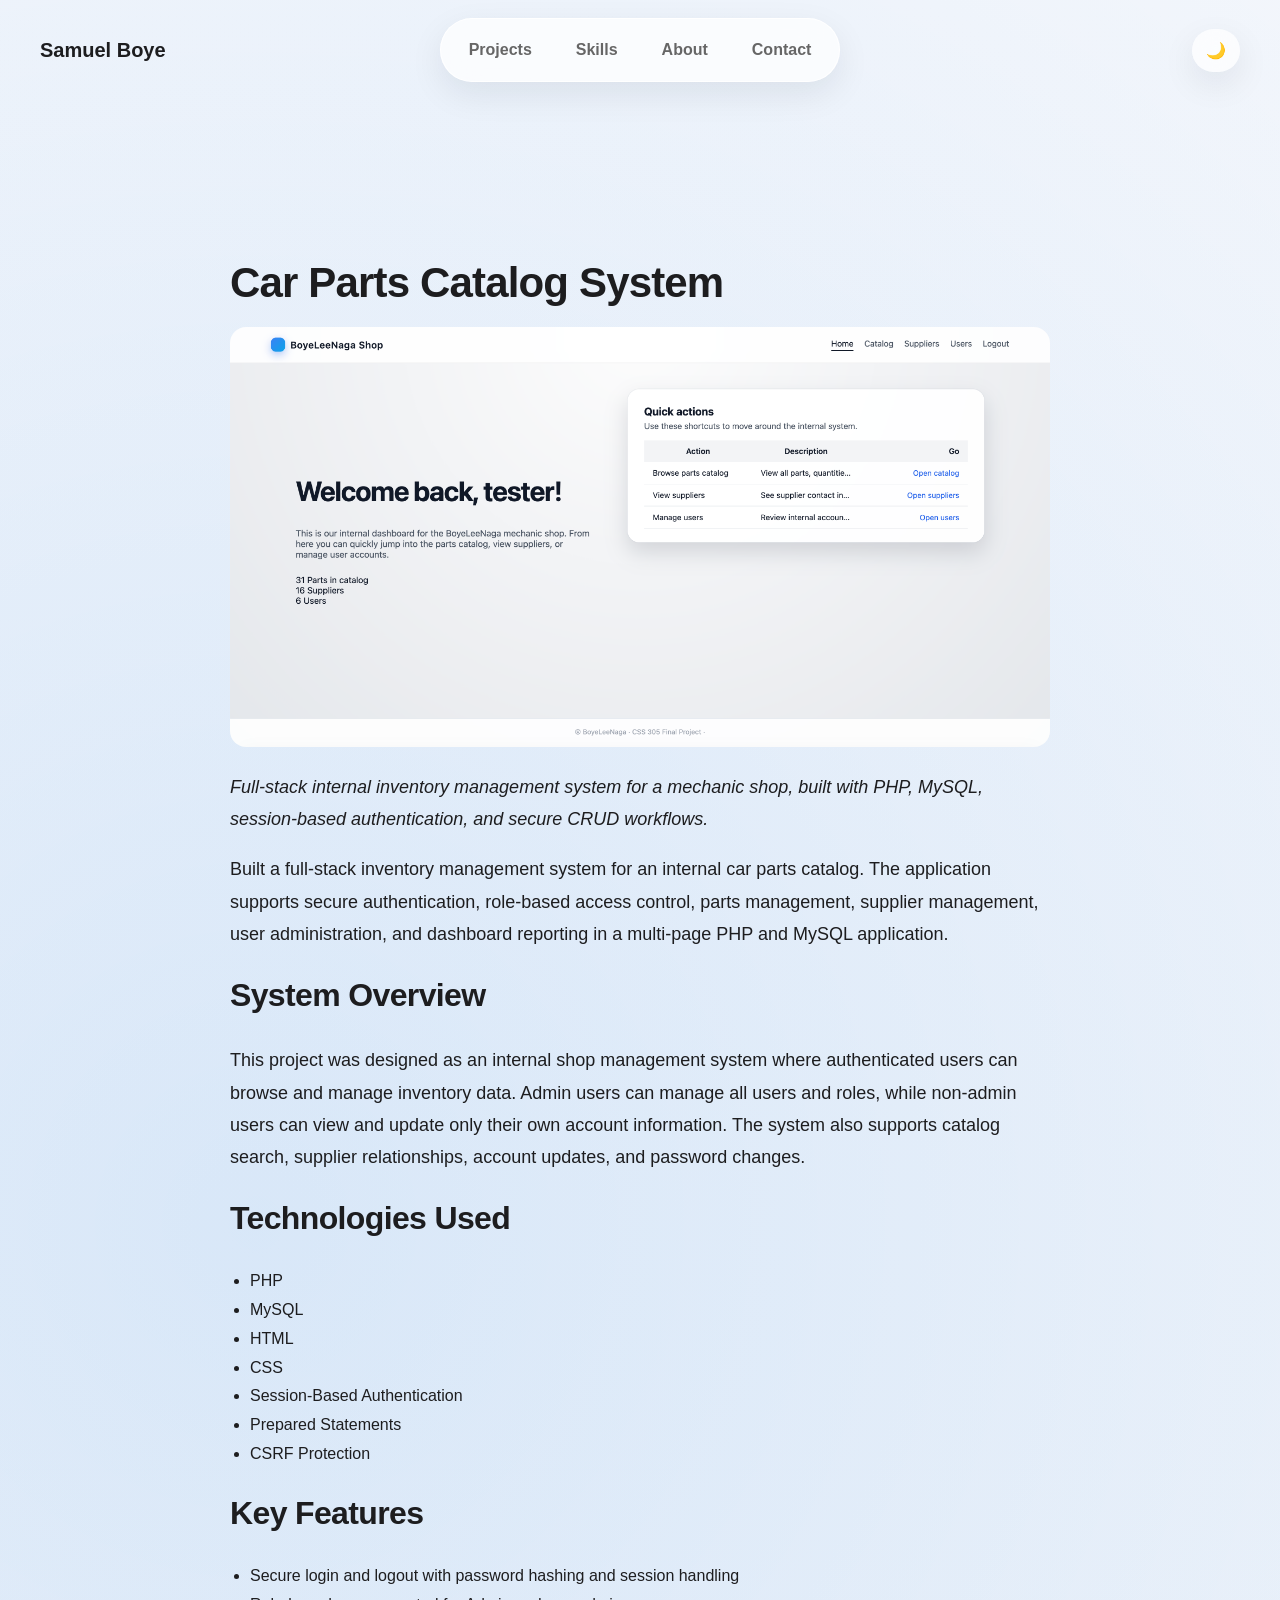
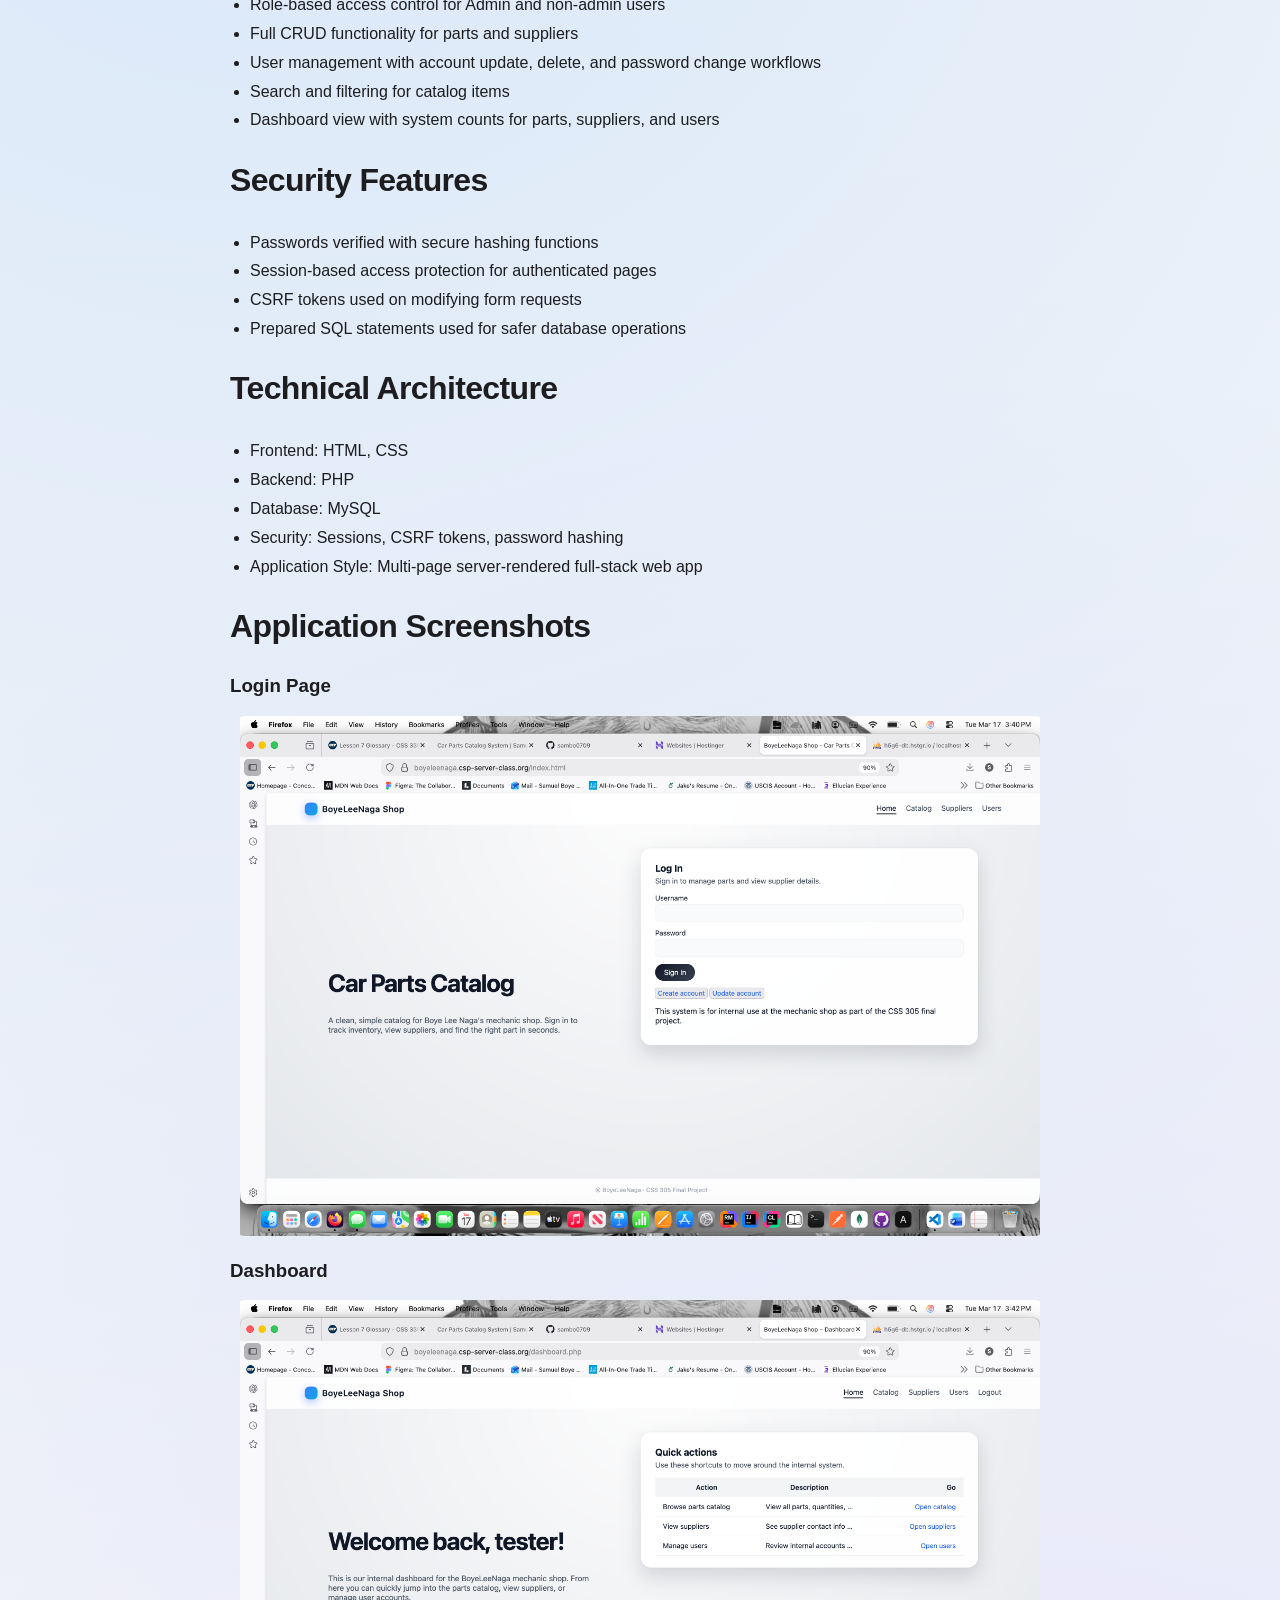
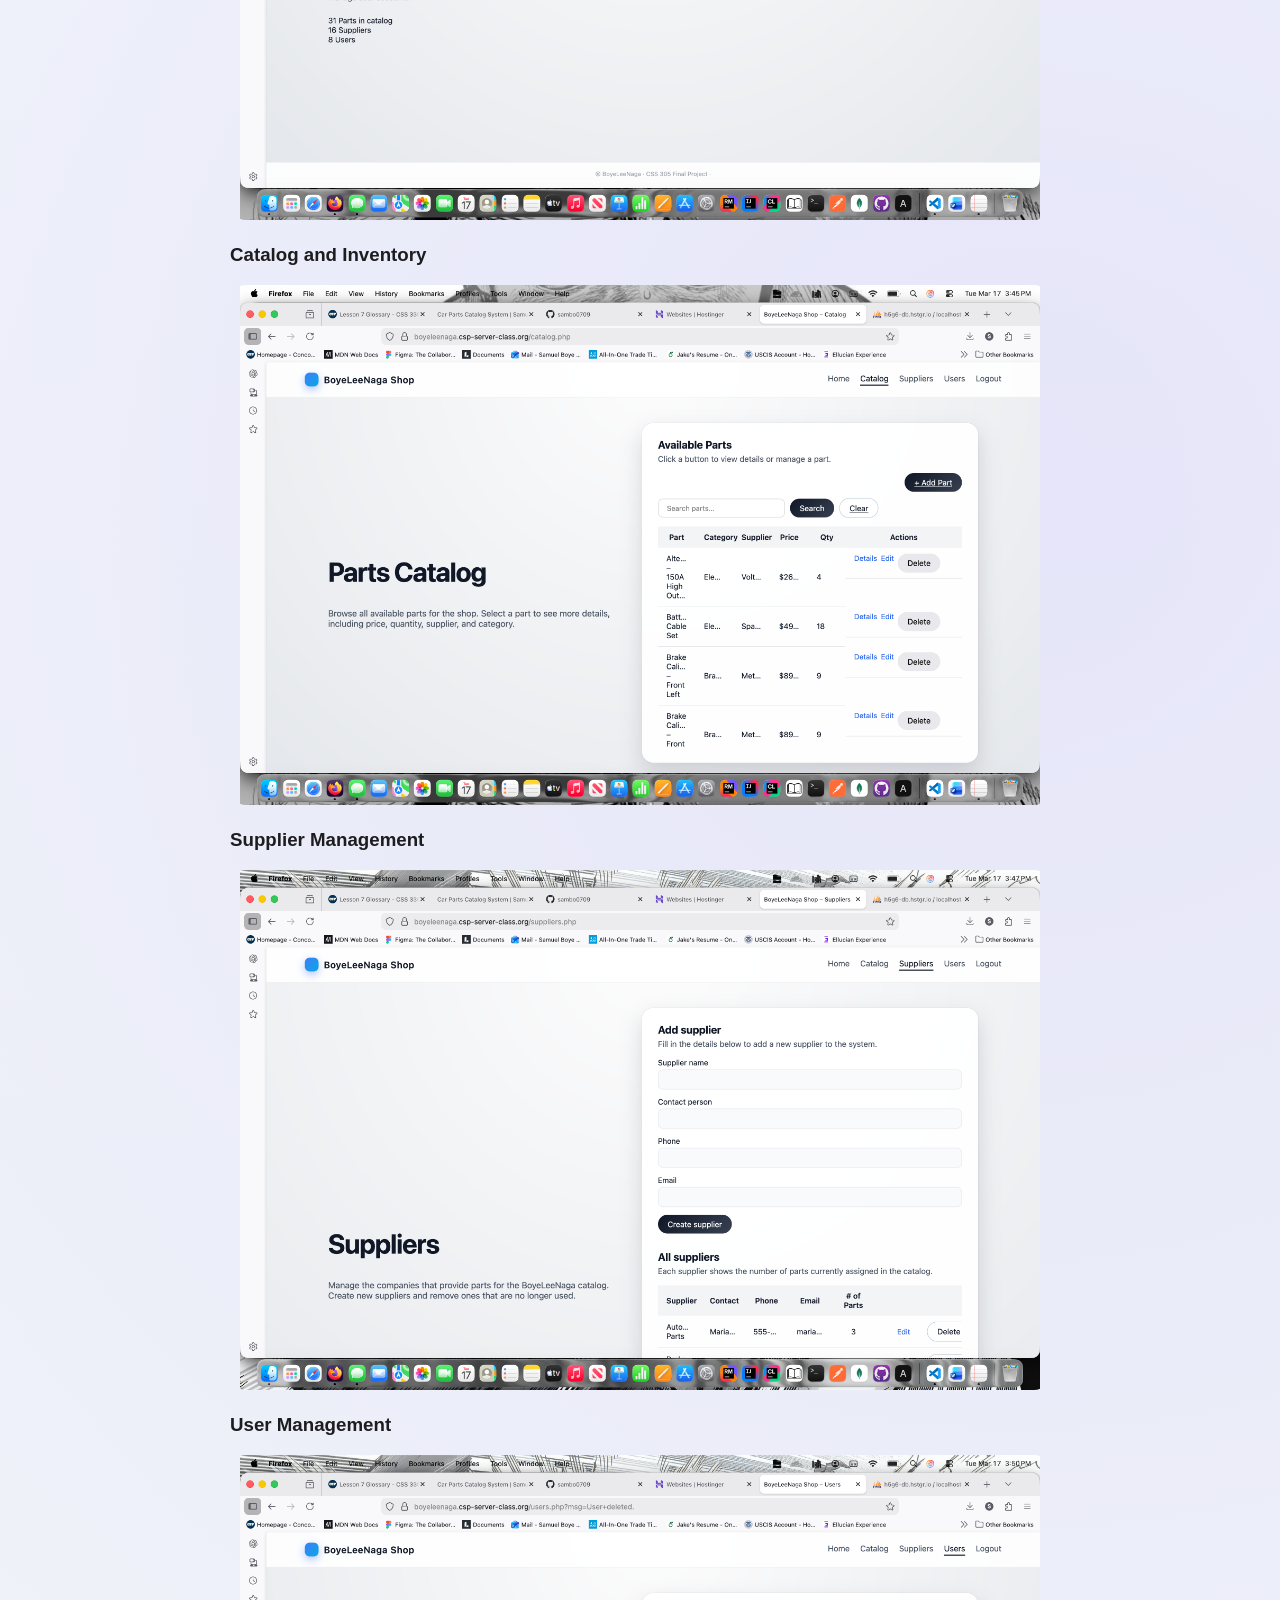
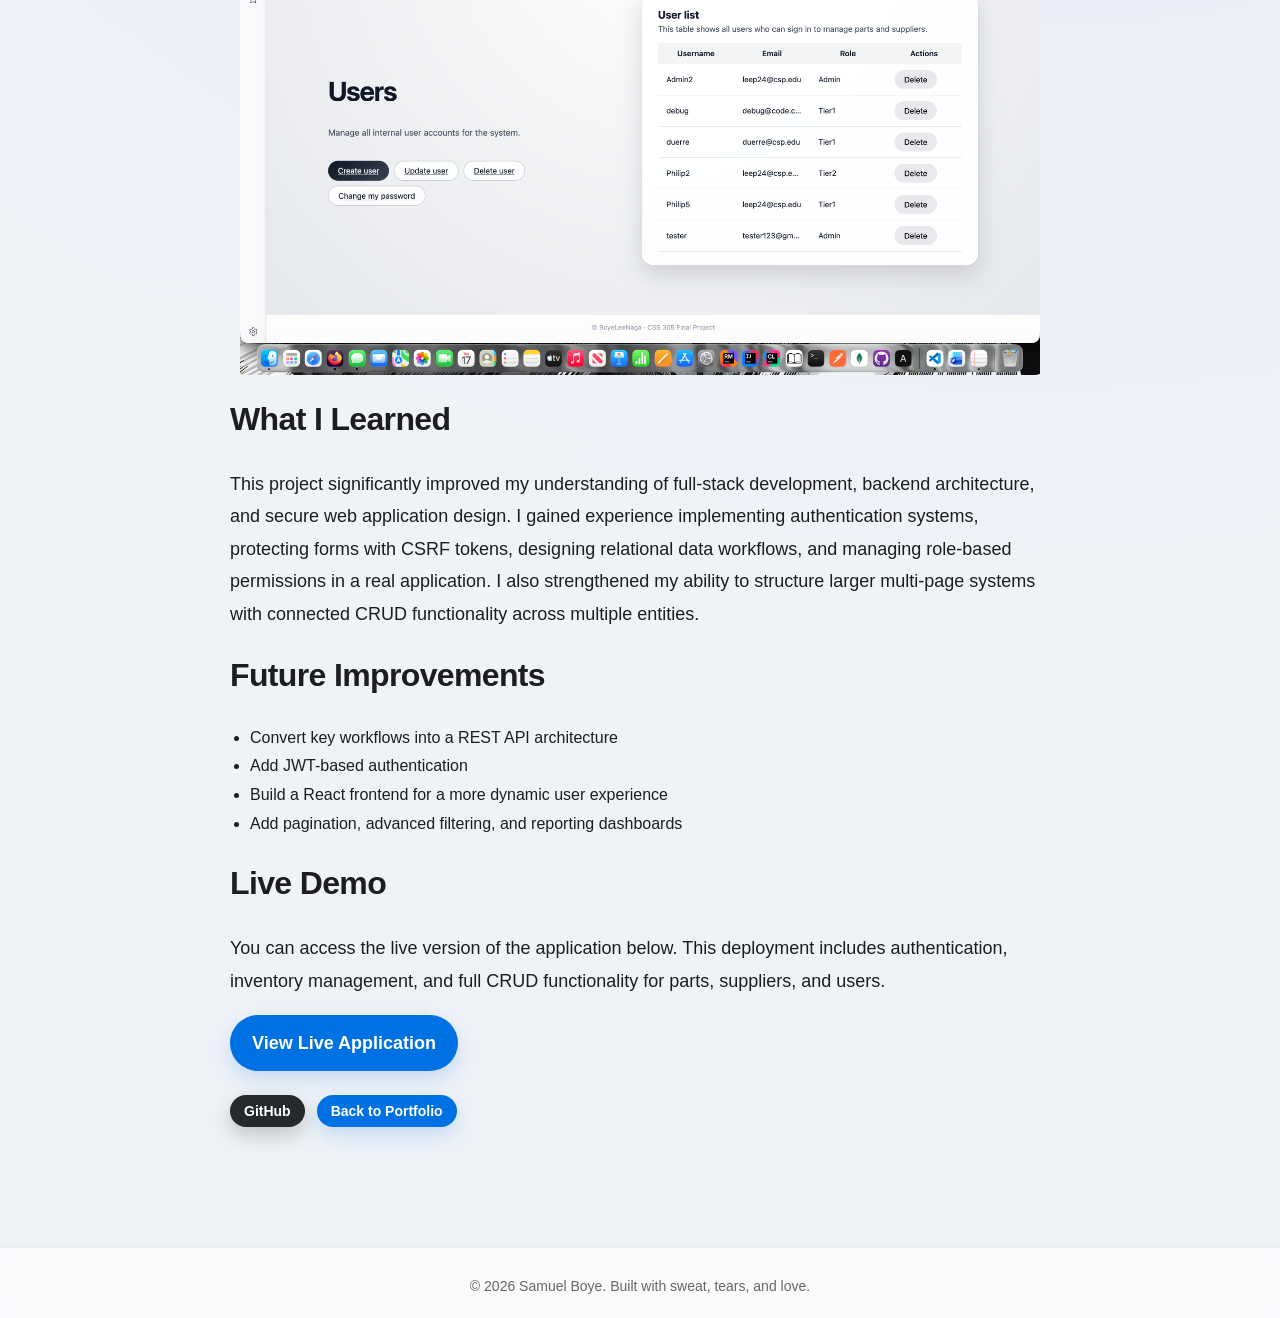
<file: projects/car-parts-catalog.html>
<!DOCTYPE html>
<html lang="en">
<head>
<meta charset="UTF-8">
<meta name="viewport" content="width=device-width, initial-scale=1.0">
<title>Car Parts Catalog System | Samuel Boye</title>
<link rel="stylesheet" href="../style.css">
</head>

<body>

<header class="site-header">
    <a href="../index.html" class="logo" id="siteLogo" aria-label="Samuel Boye home">
        <span class="logo-text">Samuel Boye</span>
        <img src="../logo.jpeg" alt="Samuel Boye logo" class="logo-img">
    </a>

    <nav class="floating-nav" aria-label="Primary">
        <a href="../index.html#projects" class="nav-link">Projects</a>
        <a href="../index.html#skills" class="nav-link">Skills</a>
        <a href="../index.html#about" class="nav-link">About</a>
        <a href="../index.html#contact" class="nav-link">Contact</a>
    </nav>

    <button id="themeToggle" class="dark-btn" onclick="toggleDarkMode()" aria-label="Toggle dark mode">🌙</button>
</header>

<main class="project-page">
<section>

    <h1>Car Parts Catalog System</h1>

    <img src="../images/car-parts-catalog.png" alt="Car Parts Catalog System screenshot" class="project-image">

    <p><em>
        Full-stack internal inventory management system for a mechanic shop, built with PHP,
        MySQL, session-based authentication, and secure CRUD workflows.
    </em></p>

    <p>
        Built a full-stack inventory management system for an internal car parts catalog.
        The application supports secure authentication, role-based access control, parts
        management, supplier management, user administration, and dashboard reporting in
        a multi-page PHP and MySQL application.
    </p>

    <h2>System Overview</h2>
    <p>
        This project was designed as an internal shop management system where authenticated
        users can browse and manage inventory data. Admin users can manage all users and roles,
        while non-admin users can view and update only their own account information. The system
        also supports catalog search, supplier relationships, account updates, and password changes.
    </p>

    <h2>Technologies Used</h2>
    <ul>
        <li>PHP</li>
        <li>MySQL</li>
        <li>HTML</li>
        <li>CSS</li>
        <li>Session-Based Authentication</li>
        <li>Prepared Statements</li>
        <li>CSRF Protection</li>
    </ul>

    <h2>Key Features</h2>
    <ul>
        <li>Secure login and logout with password hashing and session handling</li>
        <li>Role-based access control for Admin and non-admin users</li>
        <li>Full CRUD functionality for parts and suppliers</li>
        <li>User management with account update, delete, and password change workflows</li>
        <li>Search and filtering for catalog items</li>
        <li>Dashboard view with system counts for parts, suppliers, and users</li>
    </ul>

    <h2>Security Features</h2>
    <ul>
        <li>Passwords verified with secure hashing functions</li>
        <li>Session-based access protection for authenticated pages</li>
        <li>CSRF tokens used on modifying form requests</li>
        <li>Prepared SQL statements used for safer database operations</li>
    </ul>

    <h2>Technical Architecture</h2>
    <ul>
        <li>Frontend: HTML, CSS</li>
        <li>Backend: PHP</li>
        <li>Database: MySQL</li>
        <li>Security: Sessions, CSRF tokens, password hashing</li>
        <li>Application Style: Multi-page server-rendered full-stack web app</li>
    </ul>

    <h2>Application Screenshots</h2>

    <h3>Login Page</h3>
    <img src="../images/car-parts-login.png" alt="Car Parts Catalog login page" class="project-image">

    <h3>Dashboard</h3>
    <img src="../images/car-parts-dashboard.png" alt="Car Parts Catalog dashboard" class="project-image">

    <h3>Catalog and Inventory</h3>
    <img src="../images/car-parts-catalog-page.png" alt="Car Parts Catalog inventory page" class="project-image">

    <h3>Supplier Management</h3>
    <img src="../images/car-parts-suppliers.png" alt="Car Parts Catalog suppliers page" class="project-image">

    <h3>User Management</h3>
    <img src="../images/car-parts-users.png" alt="Car Parts Catalog users page" class="project-image">

    <h2>What I Learned</h2>
    <p>
        This project significantly improved my understanding of full-stack development,
        backend architecture, and secure web application design. I gained experience
        implementing authentication systems, protecting forms with CSRF tokens, designing
        relational data workflows, and managing role-based permissions in a real application.
        I also strengthened my ability to structure larger multi-page systems with connected
        CRUD functionality across multiple entities.
    </p>

    <h2>Future Improvements</h2>
    <ul>
        <li>Convert key workflows into a REST API architecture</li>
        <li>Add JWT-based authentication</li>
        <li>Build a React frontend for a more dynamic user experience</li>
        <li>Add pagination, advanced filtering, and reporting dashboards</li>
    </ul>

    <!-- NEW LIVE DEMO SECTION -->
    <h2>Live Demo</h2>

    <p>
        You can access the live version of the application below. This deployment includes
        authentication, inventory management, and full CRUD functionality for parts, suppliers,
        and users.
    </p>

    <p>
        <a href="https://boyeleenaga.csp-server-class.org/dashboard.php"
           target="_blank"
           rel="noopener noreferrer"
           class="primary-btn">
            View Live Application
        </a>
    </p>

    <!-- OPTIONAL: TEST LOGIN -->
    <!--
    <p><strong>Test Login:</strong> admin@example.com / password123</p>
    -->

    <nav class="project-page-links" aria-label="Car Parts Catalog System links">
        <a href="https://github.com/sambo0709/Fullsatck-internal-inventory-system"
           target="_blank"
           rel="noopener noreferrer"
           class="github-btn">
           GitHub
        </a>

        <a href="../index.html#featured-project" class="demo-btn">
            Back to Portfolio
        </a>
    </nav>

</section>
</main>

<footer>
    <p>© 2026 Samuel Boye. Built with sweat, tears, and love.</p>
</footer>

<script src="../script.js"></script>
</body>
</html>
</file>
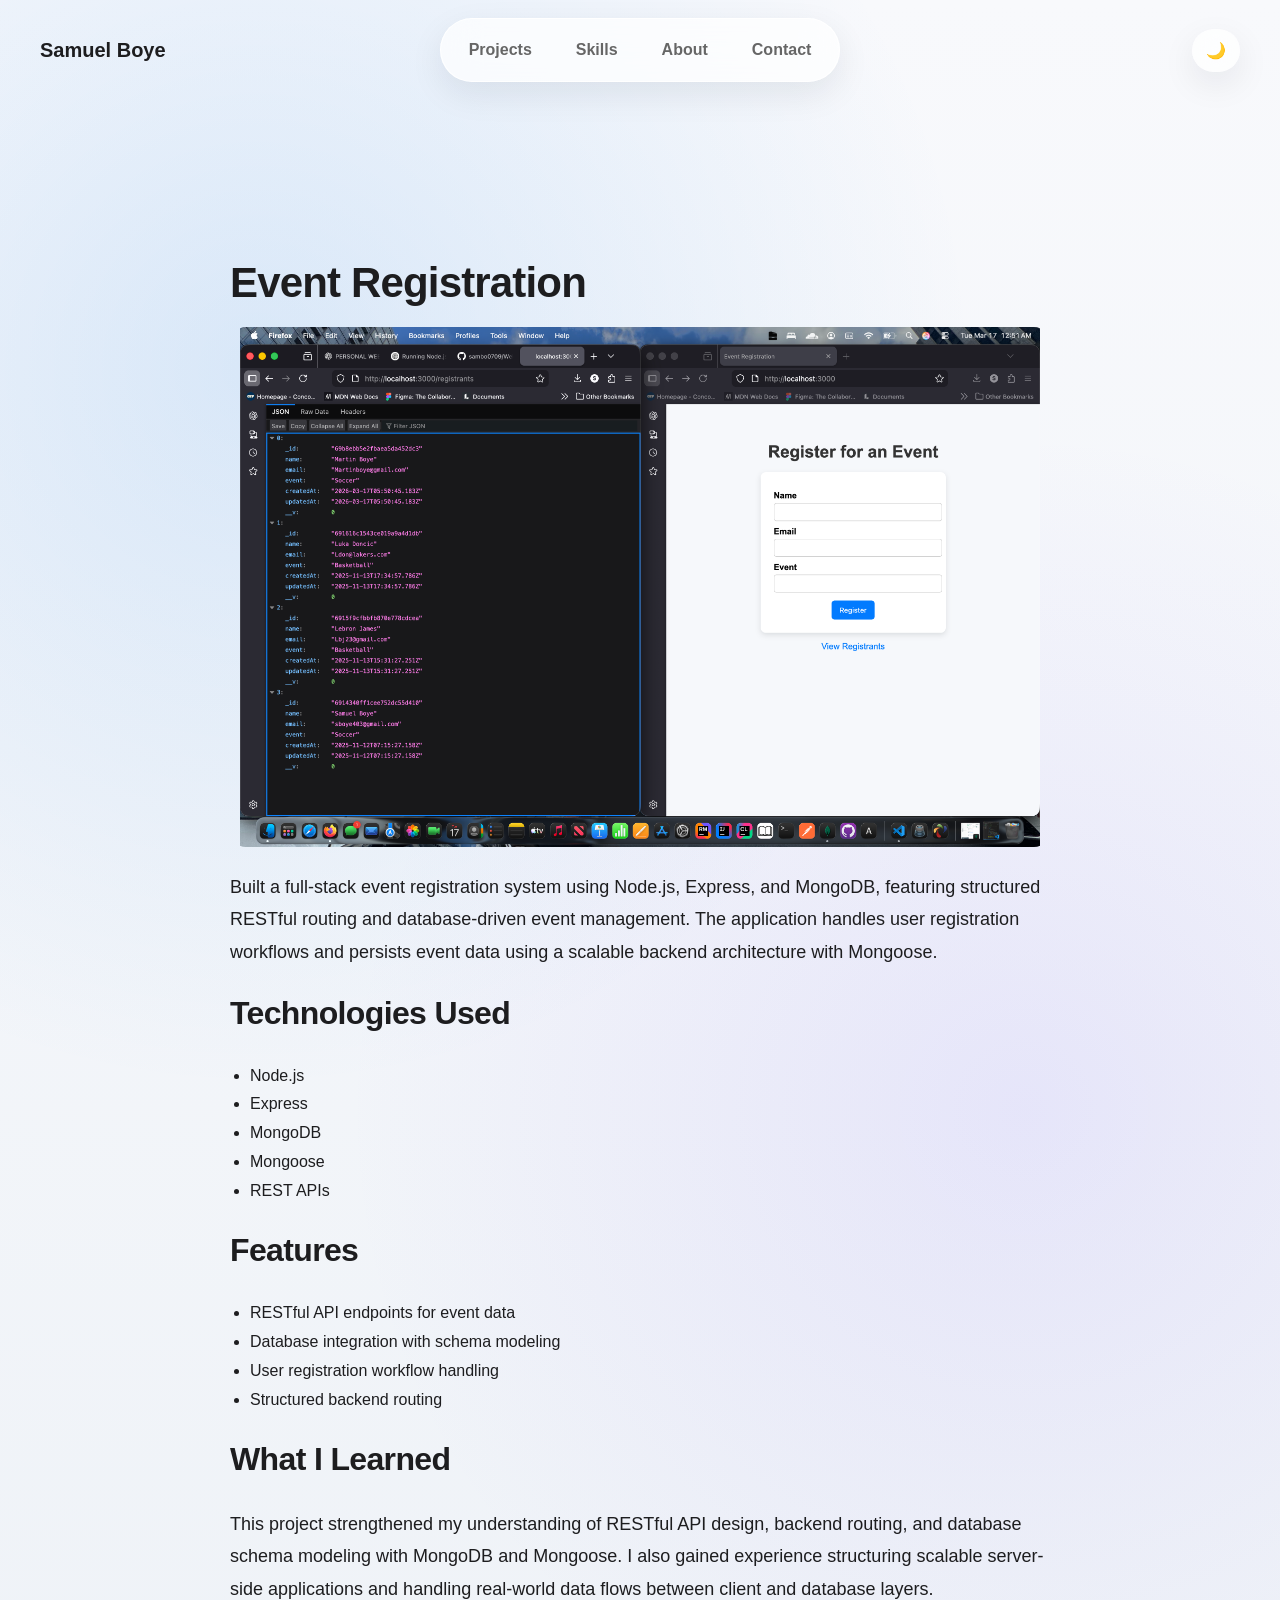
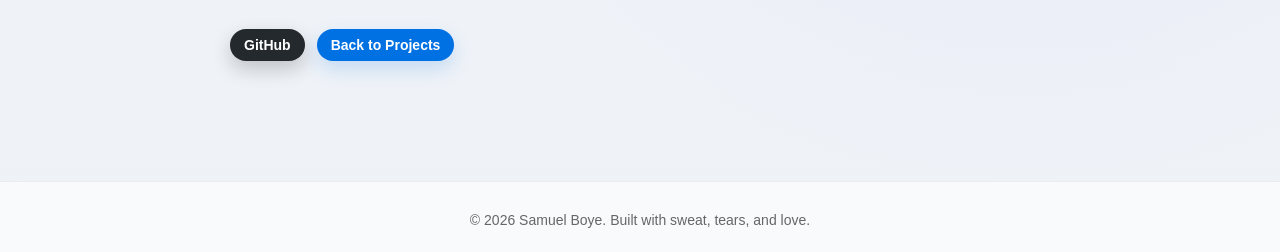
<file: projects/event-registration.html>
<!DOCTYPE html>
<html lang="en">
<head>
<meta charset="UTF-8">
<meta name="viewport" content="width=device-width, initial-scale=1.0">
<title>Event Registration | Samuel Boye</title>
<link rel="stylesheet" href="../style.css">
</head>

<body>

<header class="site-header">
<a href="../index.html" class="logo" id="siteLogo">
<span class="logo-text">Samuel Boye</span>
<img src="../logo.jpeg" alt="logo" class="logo-img">
</a>

<nav class="floating-nav">
<a href="../index.html#projects" class="nav-link">Projects</a>
<a href="../index.html#skills" class="nav-link">Skills</a>
<a href="../index.html#about" class="nav-link">About</a>
<a href="../index.html#contact" class="nav-link">Contact</a>
</nav>

<button id="themeToggle" class="dark-btn" onclick="toggleDarkMode()">🌙</button>
</header>

<main class="project-page">
<section>

<h1>Event Registration</h1>

<img src="../images/event-registration.png" alt="Event Registration" class="project-image">

<p>
Built a full-stack event registration system using Node.js, Express, and MongoDB,
featuring structured RESTful routing and database-driven event management.
The application handles user registration workflows and persists event data
using a scalable backend architecture with Mongoose.
</p>

<h2>Technologies Used</h2>
<ul>
<li>Node.js</li>
<li>Express</li>
<li>MongoDB</li>
<li>Mongoose</li>
<li>REST APIs</li>
</ul>

<h2>Features</h2>
<ul>
<li>RESTful API endpoints for event data</li>
<li>Database integration with schema modeling</li>
<li>User registration workflow handling</li>
<li>Structured backend routing</li>
</ul>

<h2>What I Learned</h2>
<p>
This project strengthened my understanding of RESTful API design, backend routing,
and database schema modeling with MongoDB and Mongoose. I also gained experience
structuring scalable server-side applications and handling real-world data flows
between client and database layers.
</p>

<nav class="project-page-links">
<a href="https://github.com/sambo0709/Web-application-using-mongodb" target="_blank" class="github-btn">GitHub</a>
<a href="../index.html#projects" class="demo-btn">Back to Projects</a>
</nav>

</section>
</main>

<footer>
<p>© 2026 Samuel Boye. Built with sweat, tears, and love.</p>
</footer>

<script src="../script.js"></script>
</body>
</html>
</file>
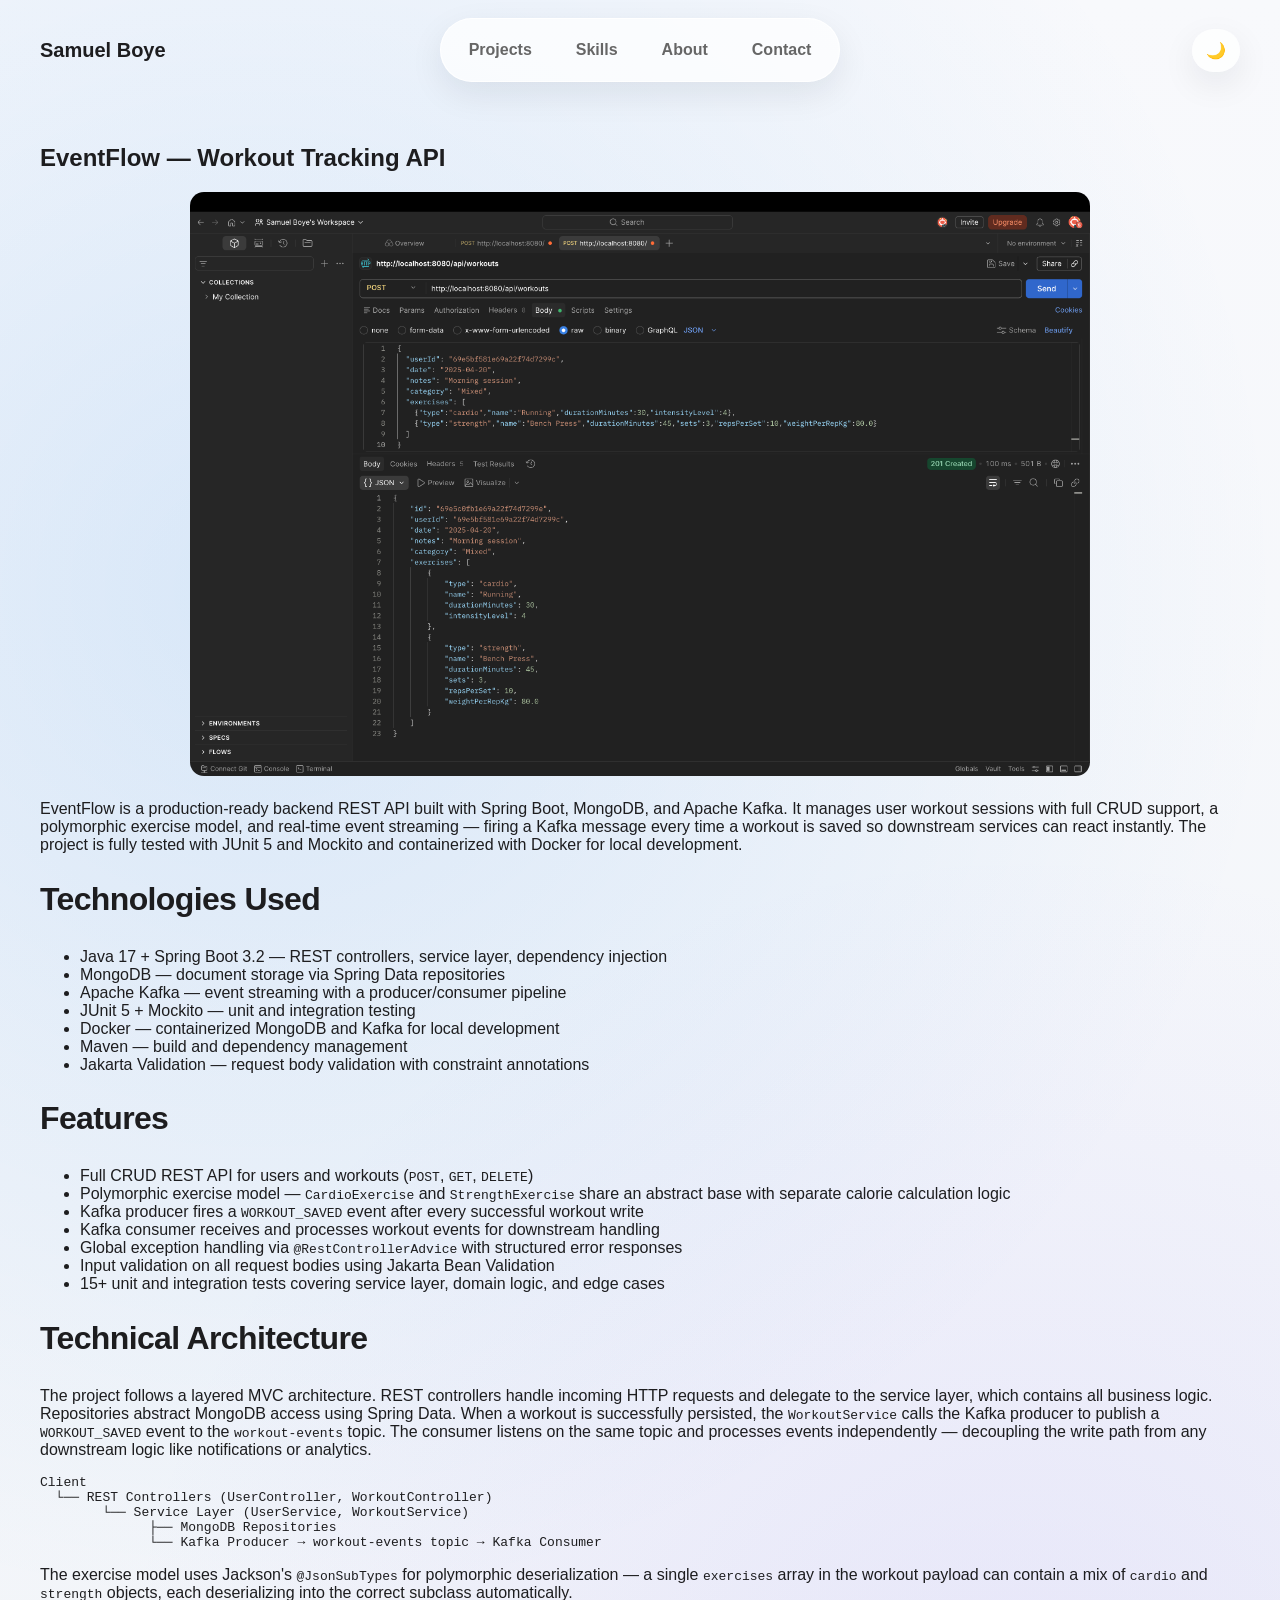
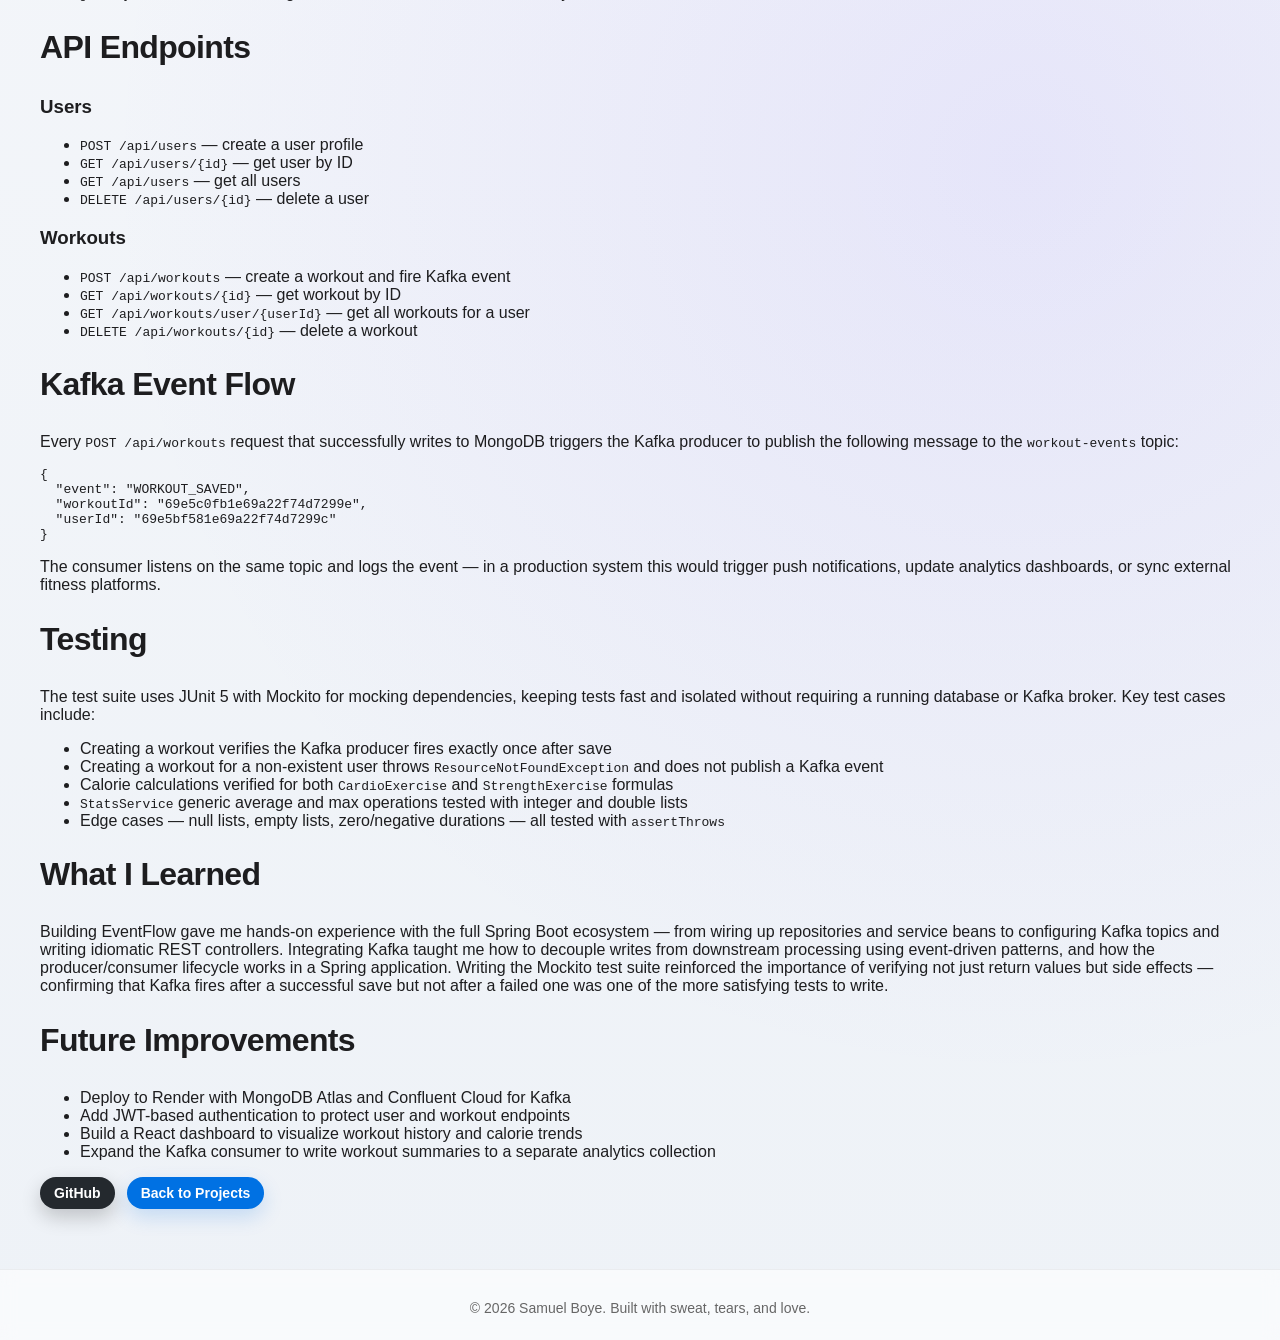
<file: projects/Eventflow.html>
<!DOCTYPE html>
<html lang="en">
<head>
  <meta charset="UTF-8">
  <meta name="viewport" content="width=device-width, initial-scale=1.0">
  <title>EventFlow — Workout Tracking API | Samuel Boye</title>
  <link rel="stylesheet" href="../style.css">
</head>
<body>

<header class="site-header intro-header">
  <a href="../index.html" class="logo" aria-label="Samuel Boye home">
    <span class="logo-text">Samuel Boye</span>
    <img src="../logo.jpeg" alt="logo" class="logo-img">
  </a>
  <nav class="floating-nav" aria-label="Primary">
    <a href="../index.html#projects" class="nav-link">Projects</a>
    <a href="../index.html#skills" class="nav-link">Skills</a>
    <a href="../index.html#about" class="nav-link">About</a>
    <a href="../index.html#contact" class="nav-link">Contact</a>
  </nav>
  <button id="themeToggle" class="dark-btn" onclick="toggleDarkMode()" aria-label="Toggle dark mode">🌙</button>
</header>

<main>
  <section class="project-detail">

    <h1>EventFlow — Workout Tracking API</h1>

    <img src="../images/eventflow.png" alt="EventFlow Workout Tracking API screenshot" class="project-image featured-image">

    <p>
      EventFlow is a production-ready backend REST API built with Spring Boot, MongoDB, and Apache Kafka.
      It manages user workout sessions with full CRUD support, a polymorphic exercise model, and
      real-time event streaming — firing a Kafka message every time a workout is saved so downstream
      services can react instantly. The project is fully tested with JUnit 5 and Mockito and
      containerized with Docker for local development.
    </p>

    <h2>Technologies Used</h2>
    <ul>
      <li>Java 17 + Spring Boot 3.2 — REST controllers, service layer, dependency injection</li>
      <li>MongoDB — document storage via Spring Data repositories</li>
      <li>Apache Kafka — event streaming with a producer/consumer pipeline</li>
      <li>JUnit 5 + Mockito — unit and integration testing</li>
      <li>Docker — containerized MongoDB and Kafka for local development</li>
      <li>Maven — build and dependency management</li>
      <li>Jakarta Validation — request body validation with constraint annotations</li>
    </ul>

    <h2>Features</h2>
    <ul>
      <li>Full CRUD REST API for users and workouts (<code>POST</code>, <code>GET</code>, <code>DELETE</code>)</li>
      <li>Polymorphic exercise model — <code>CardioExercise</code> and <code>StrengthExercise</code> share an abstract base with separate calorie calculation logic</li>
      <li>Kafka producer fires a <code>WORKOUT_SAVED</code> event after every successful workout write</li>
      <li>Kafka consumer receives and processes workout events for downstream handling</li>
      <li>Global exception handling via <code>@RestControllerAdvice</code> with structured error responses</li>
      <li>Input validation on all request bodies using Jakarta Bean Validation</li>
      <li>15+ unit and integration tests covering service layer, domain logic, and edge cases</li>
    </ul>

    <h2>Technical Architecture</h2>
    <p>
      The project follows a layered MVC architecture. REST controllers handle
      incoming HTTP requests and delegate to the service layer, which contains all business logic.
      Repositories abstract MongoDB access using Spring Data. When a workout is successfully
      persisted, the <code>WorkoutService</code> calls the Kafka producer to publish a
      <code>WORKOUT_SAVED</code> event to the <code>workout-events</code> topic.
      The consumer listens on the same topic and processes events independently —
      decoupling the write path from any downstream logic like notifications or analytics.
    </p>

    <pre><code>Client
  └── REST Controllers (UserController, WorkoutController)
        └── Service Layer (UserService, WorkoutService)
              ├── MongoDB Repositories
              └── Kafka Producer → workout-events topic → Kafka Consumer</code></pre>

    <p>
      The exercise model uses Jackson's <code>@JsonSubTypes</code> for polymorphic
      deserialization — a single <code>exercises</code> array in the workout payload
      can contain a mix of <code>cardio</code> and <code>strength</code> objects,
      each deserializing into the correct subclass automatically.
    </p>

    <h2>API Endpoints</h2>

    <h3>Users</h3>
    <ul>
      <li><code>POST /api/users</code> — create a user profile</li>
      <li><code>GET /api/users/{id}</code> — get user by ID</li>
      <li><code>GET /api/users</code> — get all users</li>
      <li><code>DELETE /api/users/{id}</code> — delete a user</li>
    </ul>

    <h3>Workouts</h3>
    <ul>
      <li><code>POST /api/workouts</code> — create a workout and fire Kafka event</li>
      <li><code>GET /api/workouts/{id}</code> — get workout by ID</li>
      <li><code>GET /api/workouts/user/{userId}</code> — get all workouts for a user</li>
      <li><code>DELETE /api/workouts/{id}</code> — delete a workout</li>
    </ul>

    <h2>Kafka Event Flow</h2>
    <p>
      Every <code>POST /api/workouts</code> request that successfully writes to MongoDB
      triggers the Kafka producer to publish the following message to the
      <code>workout-events</code> topic:
    </p>
    <pre><code>{
  "event": "WORKOUT_SAVED",
  "workoutId": "69e5c0fb1e69a22f74d7299e",
  "userId": "69e5bf581e69a22f74d7299c"
}</code></pre>
    <p>
      The consumer listens on the same topic and logs the event — in a production system
      this would trigger push notifications, update analytics dashboards, or sync
      external fitness platforms.
    </p>

    <h2>Testing</h2>
    <p>
      The test suite uses JUnit 5 with Mockito for mocking dependencies, keeping tests
      fast and isolated without requiring a running database or Kafka broker.
      Key test cases include:
    </p>
    <ul>
      <li>Creating a workout verifies the Kafka producer fires exactly once after save</li>
      <li>Creating a workout for a non-existent user throws <code>ResourceNotFoundException</code> and does not publish a Kafka event</li>
      <li>Calorie calculations verified for both <code>CardioExercise</code> and <code>StrengthExercise</code> formulas</li>
      <li><code>StatsService</code> generic average and max operations tested with integer and double lists</li>
      <li>Edge cases — null lists, empty lists, zero/negative durations — all tested with <code>assertThrows</code></li>
    </ul>

    <h2>What I Learned</h2>
    <p>
      Building EventFlow gave me hands-on experience with the full Spring Boot ecosystem —
      from wiring up repositories and service beans to configuring Kafka topics and writing
      idiomatic REST controllers. Integrating Kafka taught me how to decouple writes from
      downstream processing using event-driven patterns, and how the producer/consumer
      lifecycle works in a Spring application. Writing the Mockito test suite reinforced
      the importance of verifying not just return values but side effects — confirming that
      Kafka fires after a successful save but not after a failed one was one of the more
      satisfying tests to write.
    </p>

    <h2>Future Improvements</h2>
    <ul>
      <li>Deploy to Render with MongoDB Atlas and Confluent Cloud for Kafka</li>
      <li>Add JWT-based authentication to protect user and workout endpoints</li>
      <li>Build a React dashboard to visualize workout history and calorie trends</li>
      <li>Expand the Kafka consumer to write workout summaries to a separate analytics collection</li>
    </ul>

    <nav class="project-links" aria-label="EventFlow project links">
      <a href="https://github.com/sambo0709/eventflow" target="_blank" rel="noopener noreferrer" class="github-btn">GitHub</a>
      <a href="../index.html#projects" class="demo-btn">Back to Projects</a>
    </nav>

  </section>
</main>

<footer>
  <p>© 2026 Samuel Boye. Built with sweat, tears, and love.</p>
</footer>

<script src="../script.js"></script>
</body>
</html>
</file>
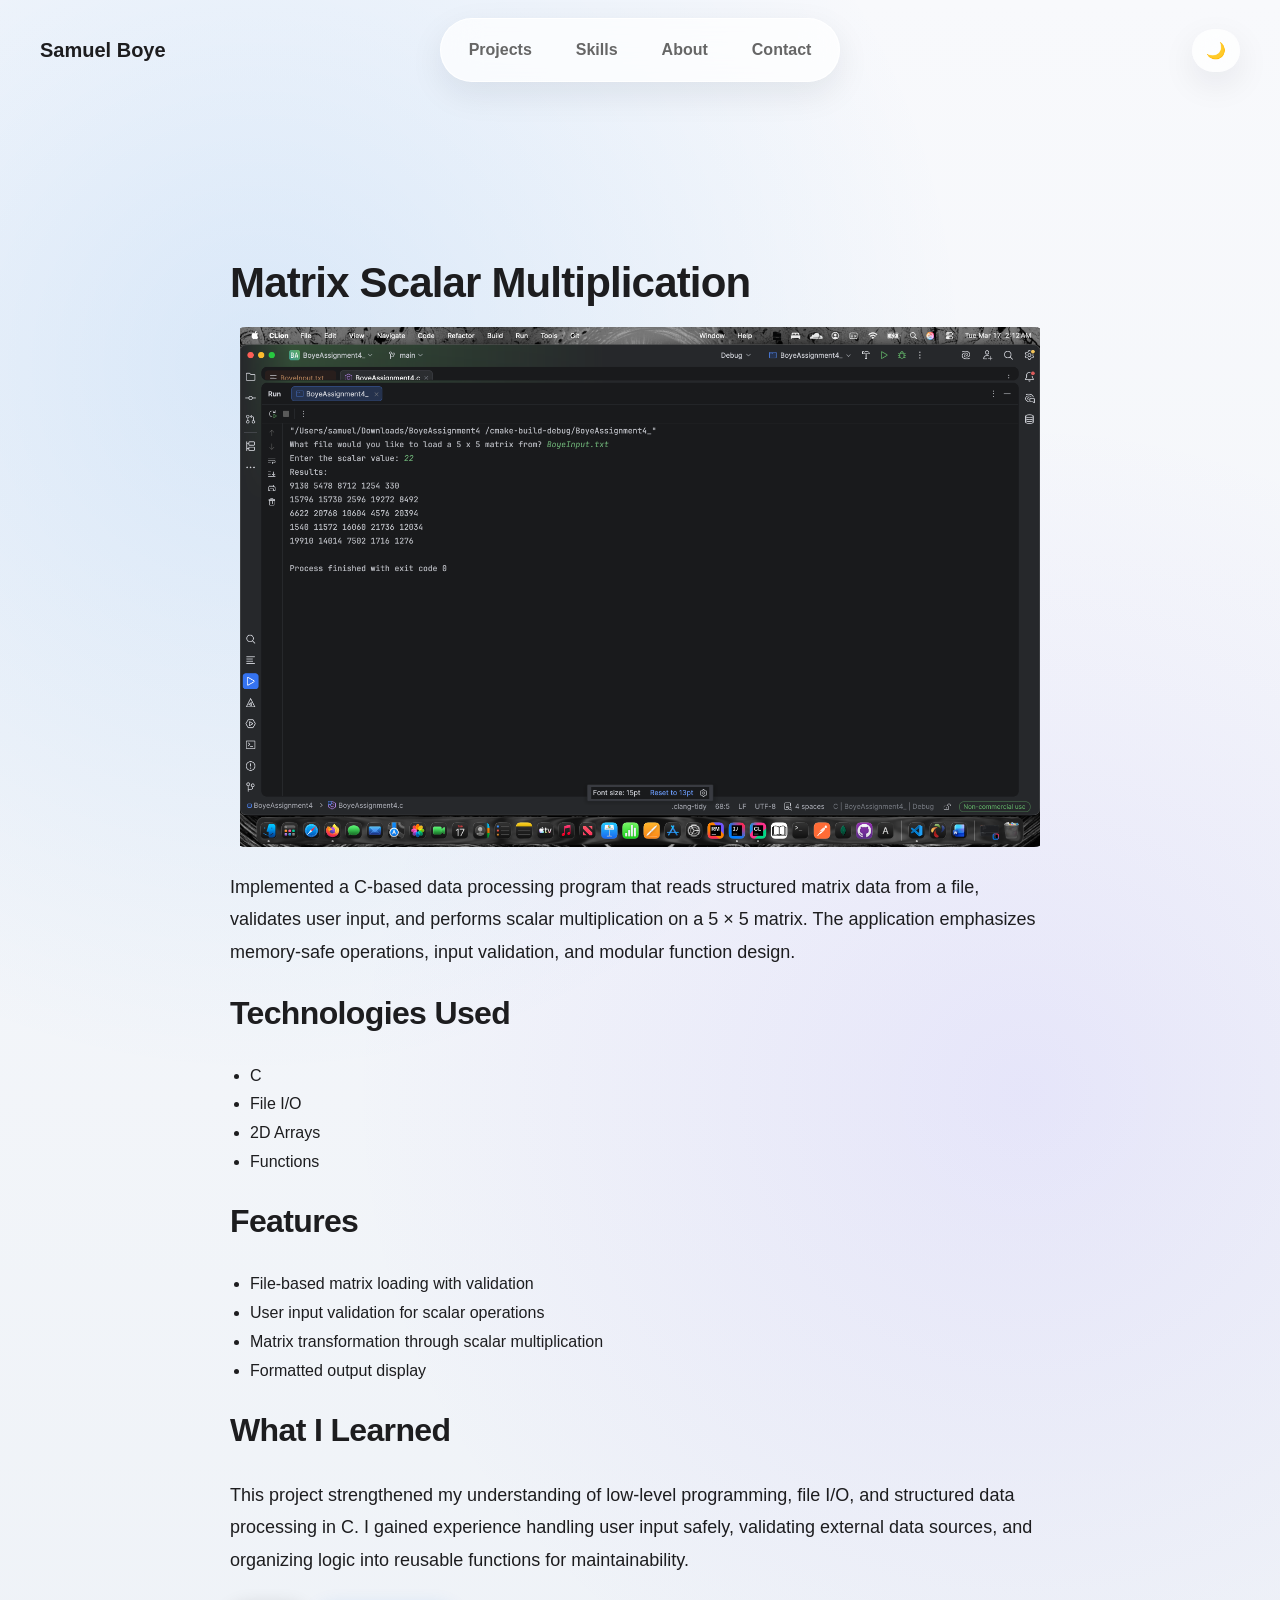
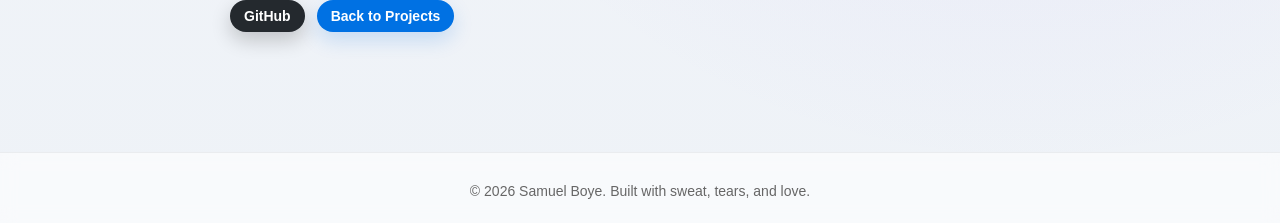
<file: projects/matrix-scalar.html>
<!DOCTYPE html>
<html lang="en">
<head>
<meta charset="UTF-8">
<meta name="viewport" content="width=device-width, initial-scale=1.0">
<title>Matrix Scalar Multiplication | Samuel Boye</title>
<link rel="stylesheet" href="../style.css">
</head>

<body>

<header class="site-header">
<a href="../index.html" class="logo" id="siteLogo">
<span class="logo-text">Samuel Boye</span>
<img src="../logo.jpeg" alt="logo" class="logo-img">
</a>

<nav class="floating-nav">
<a href="../index.html#projects" class="nav-link">Projects</a>
<a href="../index.html#skills" class="nav-link">Skills</a>
<a href="../index.html#about" class="nav-link">About</a>
<a href="../index.html#contact" class="nav-link">Contact</a>
</nav>

<button id="themeToggle" class="dark-btn" onclick="toggleDarkMode()">🌙</button>
</header>

<main class="project-page">
<section>

<h1>Matrix Scalar Multiplication</h1>

<img src="../images/matrix-scalar.png" alt="Matrix program" class="project-image">

<p>
Implemented a C-based data processing program that reads structured matrix data
from a file, validates user input, and performs scalar multiplication on a 5 × 5
matrix. The application emphasizes memory-safe operations, input validation, and
modular function design.
</p>

<h2>Technologies Used</h2>
<ul>
<li>C</li>
<li>File I/O</li>
<li>2D Arrays</li>
<li>Functions</li>
</ul>

<h2>Features</h2>
<ul>
<li>File-based matrix loading with validation</li>
<li>User input validation for scalar operations</li>
<li>Matrix transformation through scalar multiplication</li>
<li>Formatted output display</li>
</ul>

<h2>What I Learned</h2>
<p>
This project strengthened my understanding of low-level programming, file I/O,
and structured data processing in C. I gained experience handling user input
safely, validating external data sources, and organizing logic into reusable
functions for maintainability.
</p>

<nav class="project-page-links">
<a href="https://github.com/sambo0709/C-project" target="_blank" class="github-btn">GitHub</a>
<a href="../index.html#projects" class="demo-btn">Back to Projects</a>
</nav>

</section>
</main>

<footer>
<p>© 2026 Samuel Boye. Built with sweat, tears, and love.</p>
</footer>

<script src="../script.js"></script>
</body>
</html>
</file>
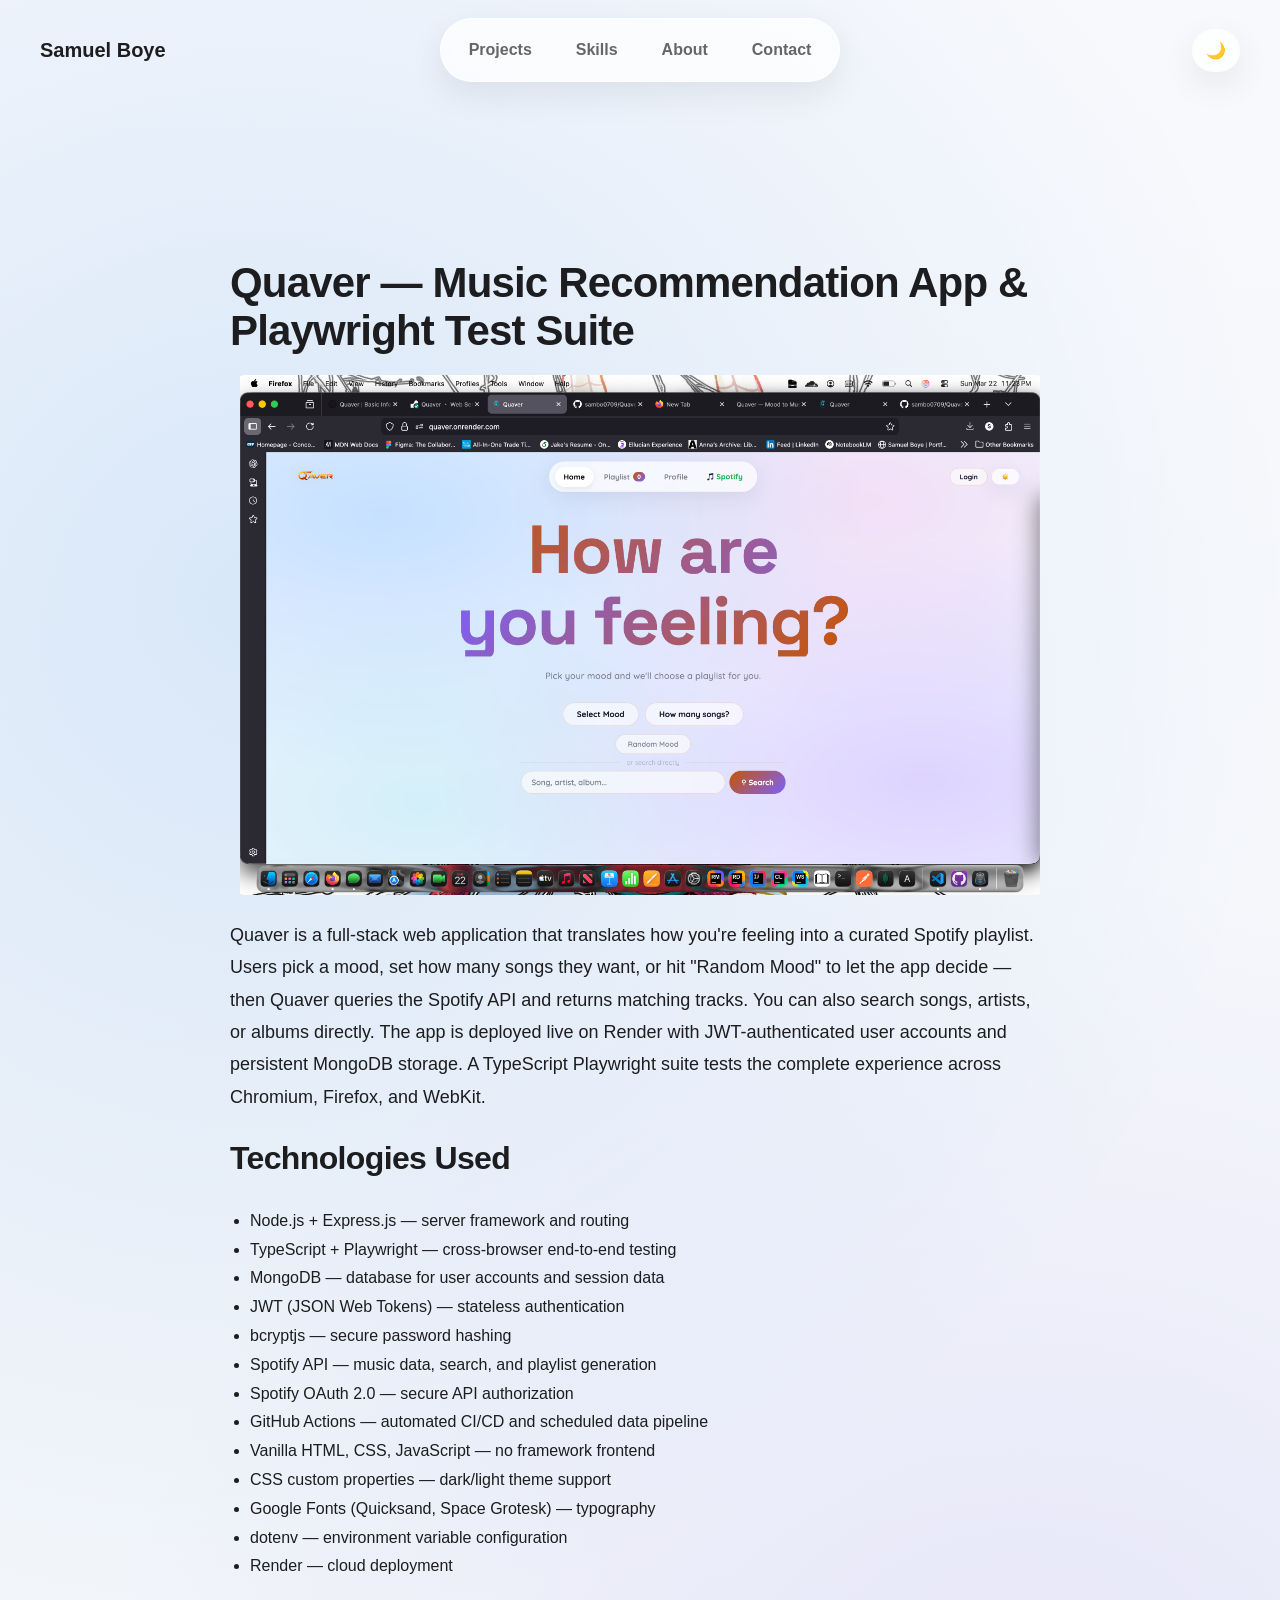
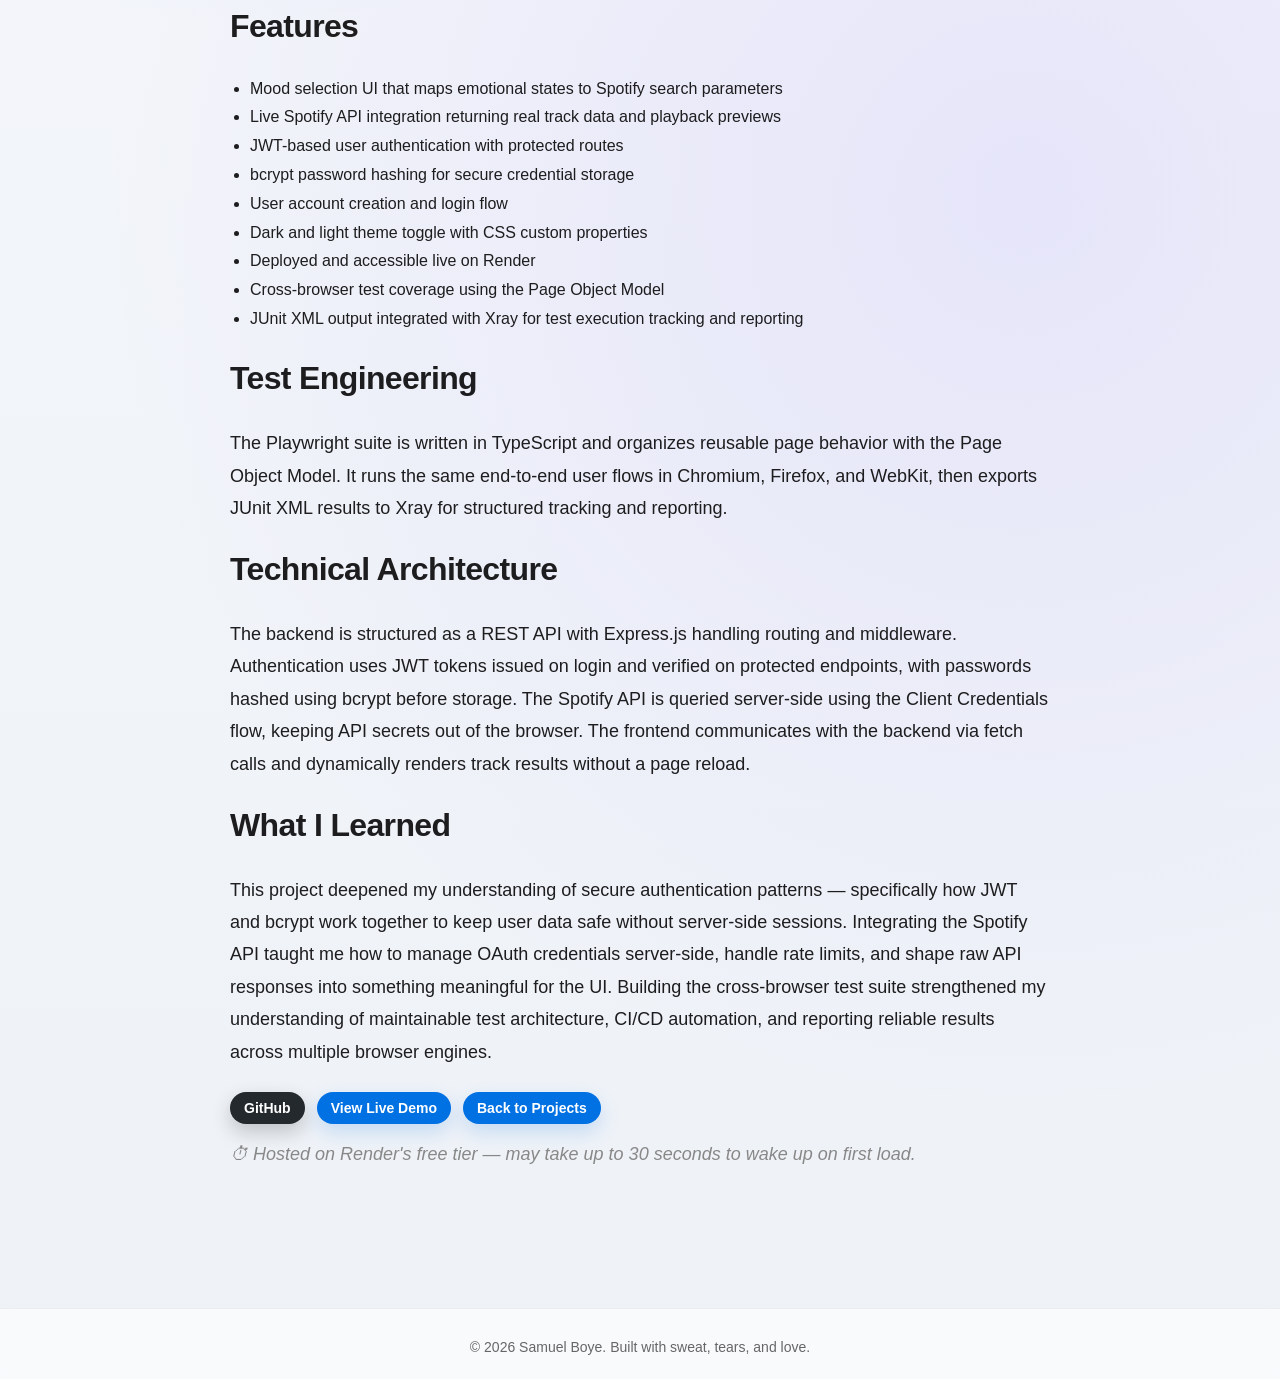
<file: projects/mood-to-music.html>
<!DOCTYPE html>
<html lang="en">
<head>
<meta charset="UTF-8">
<meta name="viewport" content="width=device-width, initial-scale=1.0">
<title>Quaver — Music Recommendation App &amp; Playwright Test Suite | Samuel Boye</title>
<link rel="stylesheet" href="../style.css">
</head>

<body>

<header class="site-header">
<a href="../index.html" class="logo" id="siteLogo">
<span class="logo-text">Samuel Boye</span>
<img src="../logo.jpeg" alt="logo" class="logo-img">
</a>

<nav class="floating-nav">
<a href="../index.html#projects" class="nav-link">Projects</a>
<a href="../index.html#skills" class="nav-link">Skills</a>
<a href="../index.html#about" class="nav-link">About</a>
<a href="../index.html#contact" class="nav-link">Contact</a>
</nav>

<button id="themeToggle" class="dark-btn" onclick="toggleDarkMode()">🌙</button>
</header>

<main class="project-page">
<section>

<h1>Quaver — Music Recommendation App &amp; Playwright Test Suite</h1>

<img src="../images/mood-to-music.png" alt="Quaver Mood to Music app screenshot" class="project-image">

<p>
Quaver is a full-stack web application that translates how you're feeling into a curated Spotify playlist.
Users pick a mood, set how many songs they want, or hit "Random Mood" to let the app decide —
then Quaver queries the Spotify API and returns matching tracks. You can also search songs,
artists, or albums directly. The app is deployed live on Render with JWT-authenticated user
accounts and persistent MongoDB storage. A TypeScript Playwright suite tests the complete
experience across Chromium, Firefox, and WebKit.
</p>

<h2>Technologies Used</h2>
<ul>
<li>Node.js + Express.js — server framework and routing</li>
<li>TypeScript + Playwright — cross-browser end-to-end testing</li>
<li>MongoDB — database for user accounts and session data</li>
<li>JWT (JSON Web Tokens) — stateless authentication</li>
<li>bcryptjs — secure password hashing</li>
<li>Spotify API — music data, search, and playlist generation</li>
<li>Spotify OAuth 2.0 — secure API authorization</li>
<li>GitHub Actions — automated CI/CD and scheduled data pipeline</li>
<li>Vanilla HTML, CSS, JavaScript — no framework frontend</li>
<li>CSS custom properties — dark/light theme support</li>
<li>Google Fonts (Quicksand, Space Grotesk) — typography</li>
<li>dotenv — environment variable configuration</li>
<li>Render — cloud deployment</li>
</ul>

<h2>Features</h2>
<ul>
<li>Mood selection UI that maps emotional states to Spotify search parameters</li>
<li>Live Spotify API integration returning real track data and playback previews</li>
<li>JWT-based user authentication with protected routes</li>
<li>bcrypt password hashing for secure credential storage</li>
<li>User account creation and login flow</li>
<li>Dark and light theme toggle with CSS custom properties</li>
<li>Deployed and accessible live on Render</li>
<li>Cross-browser test coverage using the Page Object Model</li>
<li>JUnit XML output integrated with Xray for test execution tracking and reporting</li>
</ul>

<h2>Test Engineering</h2>
<p>
The Playwright suite is written in TypeScript and organizes reusable page behavior with the
Page Object Model. It runs the same end-to-end user flows in Chromium, Firefox, and WebKit,
then exports JUnit XML results to Xray for structured tracking and reporting.
</p>

<h2>Technical Architecture</h2>
<p>
The backend is structured as a REST API with Express.js handling routing and middleware.
Authentication uses JWT tokens issued on login and verified on protected endpoints,
with passwords hashed using bcrypt before storage. The Spotify API is queried server-side
using the Client Credentials flow, keeping API secrets out of the browser.
The frontend communicates with the backend via fetch calls and dynamically renders
track results without a page reload.
</p>

<h2>What I Learned</h2>
<p>
This project deepened my understanding of secure authentication patterns — specifically
how JWT and bcrypt work together to keep user data safe without server-side sessions.
Integrating the Spotify API taught me how to manage OAuth credentials server-side,
handle rate limits, and shape raw API responses into something meaningful for the UI.
Building the cross-browser test suite strengthened my understanding of maintainable test
architecture, CI/CD automation, and reporting reliable results across multiple browser engines.
</p>

<nav class="project-page-links">
<a href="https://github.com/sambo0709/Quaver-Sam-s-branch/tree/Main2" target="_blank" rel="noopener noreferrer" class="github-btn">GitHub</a>
<a href="https://quaver.onrender.com/" target="_blank" rel="noopener noreferrer" class="demo-btn">View Live Demo</a>
<a href="../index.html#projects" class="demo-btn">Back to Projects</a>
</nav>
<p class="render-note">⏱ Hosted on Render's free tier — may take up to 30 seconds to wake up on first load.</p>

</section>
</main>

<footer>
<p>© 2026 Samuel Boye. Built with sweat, tears, and love.</p>
</footer>

<script src="../script.js"></script>
</body>
</html>
</file>
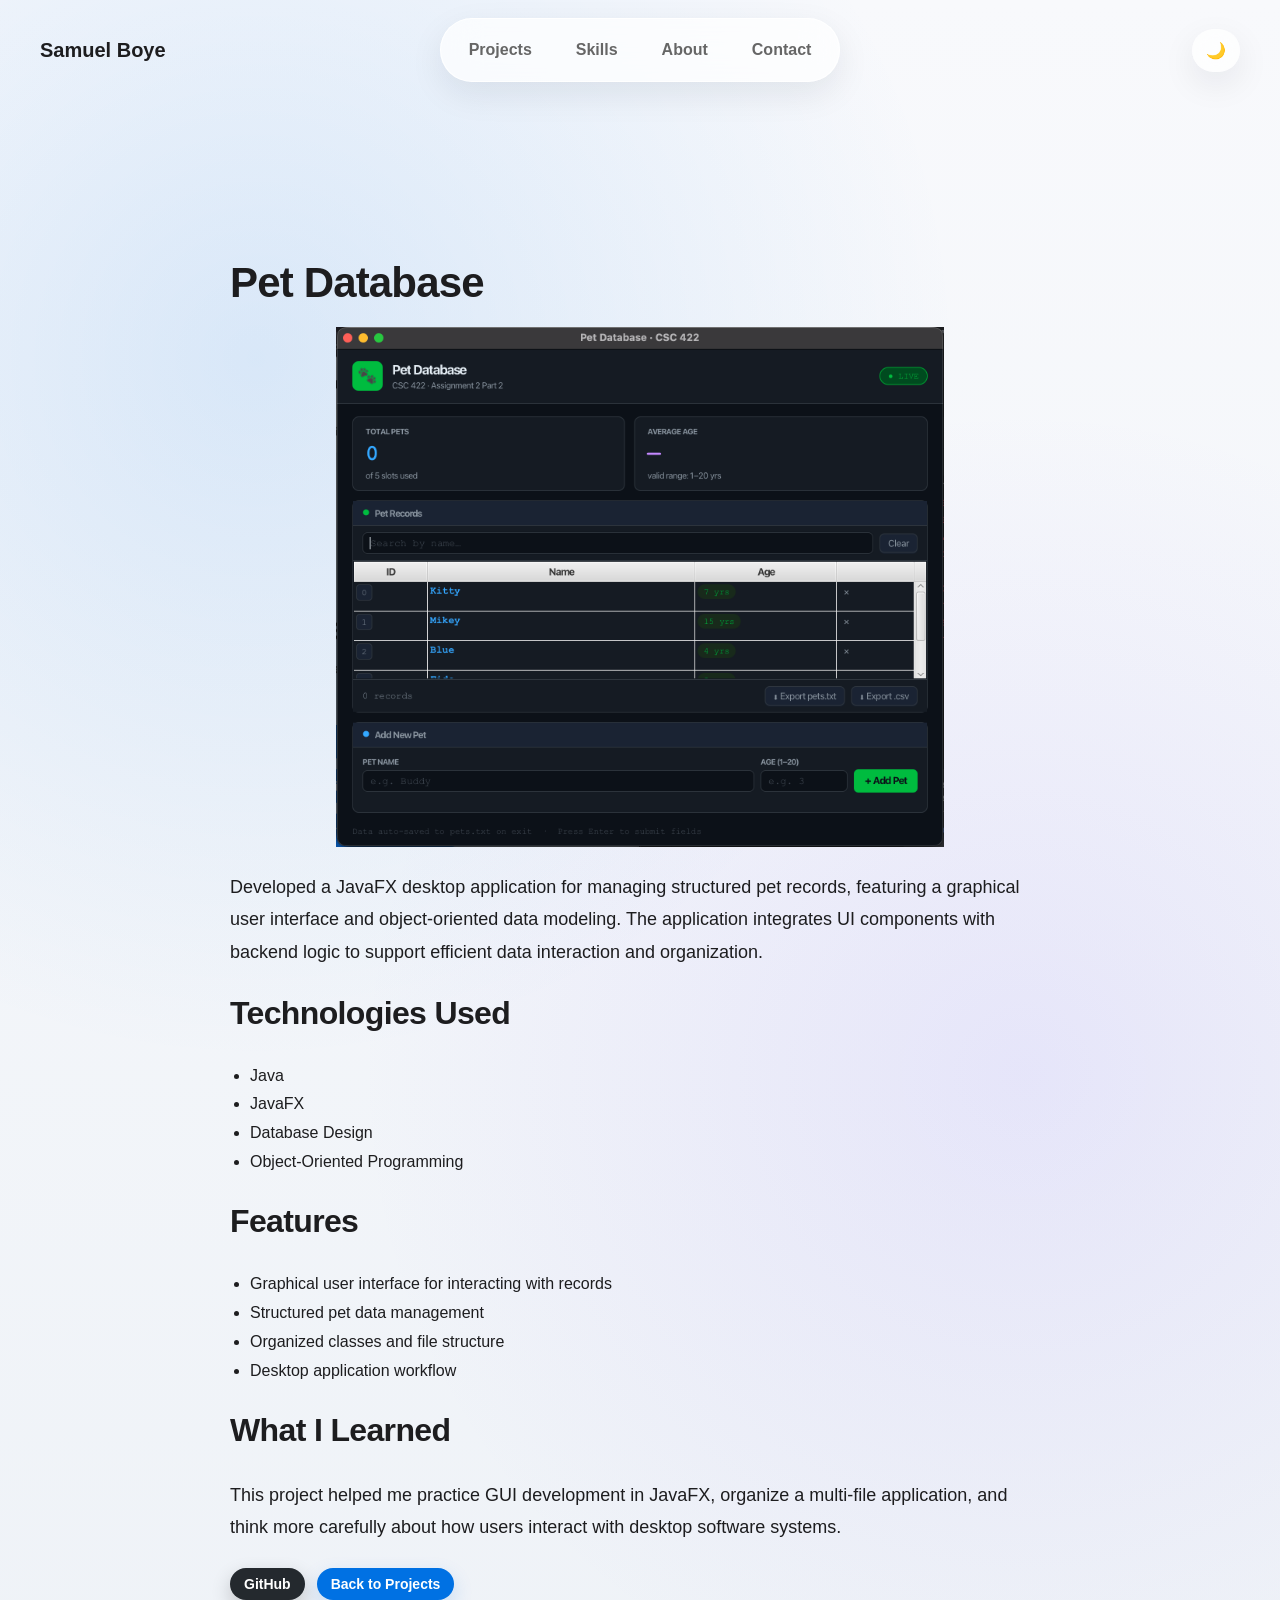
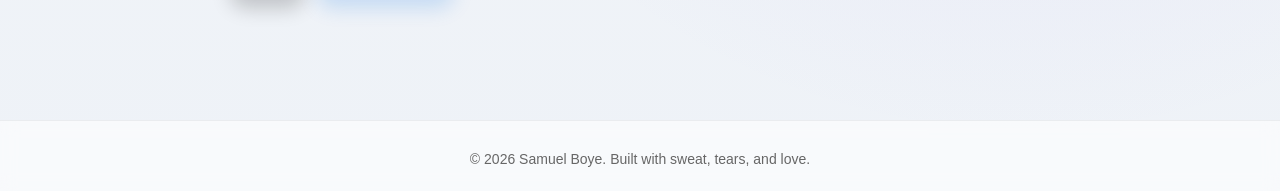
<file: projects/pet-database.html>
<!DOCTYPE html>
<html lang="en">
<head>
<meta charset="UTF-8">
<meta name="viewport" content="width=device-width, initial-scale=1.0">
<title>Pet Database | Samuel Boye</title>
<link rel="stylesheet" href="../style.css">
</head>

<body>

<header class="site-header">
    <a href="../index.html" class="logo" id="siteLogo" aria-label="Samuel Boye home">
        <span class="logo-text">Samuel Boye</span>
        <img src="../logo.jpeg" alt="Samuel Boye logo" class="logo-img">
    </a>

    <nav class="floating-nav" aria-label="Primary">
        <a href="../index.html#projects" class="nav-link">Projects</a>
        <a href="../index.html#skills" class="nav-link">Skills</a>
        <a href="../index.html#about" class="nav-link">About</a>
        <a href="../index.html#contact" class="nav-link">Contact</a>
    </nav>

    <button id="themeToggle" class="dark-btn" onclick="toggleDarkMode()" aria-label="Toggle dark mode">🌙</button>
</header>

<main class="project-page">
    <section>
        <h1>Pet Database</h1>

        <img
            src="../images/pet-database.png"
            alt="Pet Database screenshot"
            class="project-image"
        >

        <p>
            Developed a JavaFX desktop application for managing structured pet records,
            featuring a graphical user interface and object-oriented data modeling.
            The application integrates UI components with backend logic to support
            efficient data interaction and organization.
        </p>

        <h2>Technologies Used</h2>
        <ul>
            <li>Java</li>
            <li>JavaFX</li>
            <li>Database Design</li>
            <li>Object-Oriented Programming</li>
        </ul>

        <h2>Features</h2>
        <ul>
            <li>Graphical user interface for interacting with records</li>
            <li>Structured pet data management</li>
            <li>Organized classes and file structure</li>
            <li>Desktop application workflow</li>
        </ul>

        <h2>What I Learned</h2>
        <p>
            This project helped me practice GUI development in JavaFX, organize a
            multi-file application, and think more carefully about how users interact
            with desktop software systems.
        </p>

        <nav class="project-page-links" aria-label="Pet Database links">
            <a
                href="https://github.com/sambo0709/Software-engineering-CSC422"
                target="_blank"
                rel="noopener noreferrer"
                class="github-btn"
            >
                GitHub
            </a>

            <a href="../index.html#projects" class="demo-btn">
                Back to Projects
            </a>
        </nav>
    </section>
</main>

<footer>
    <p>© 2026 Samuel Boye. Built with sweat, tears, and love.</p>
</footer>

<script src="../script.js"></script>
</body>
</html>
</file>
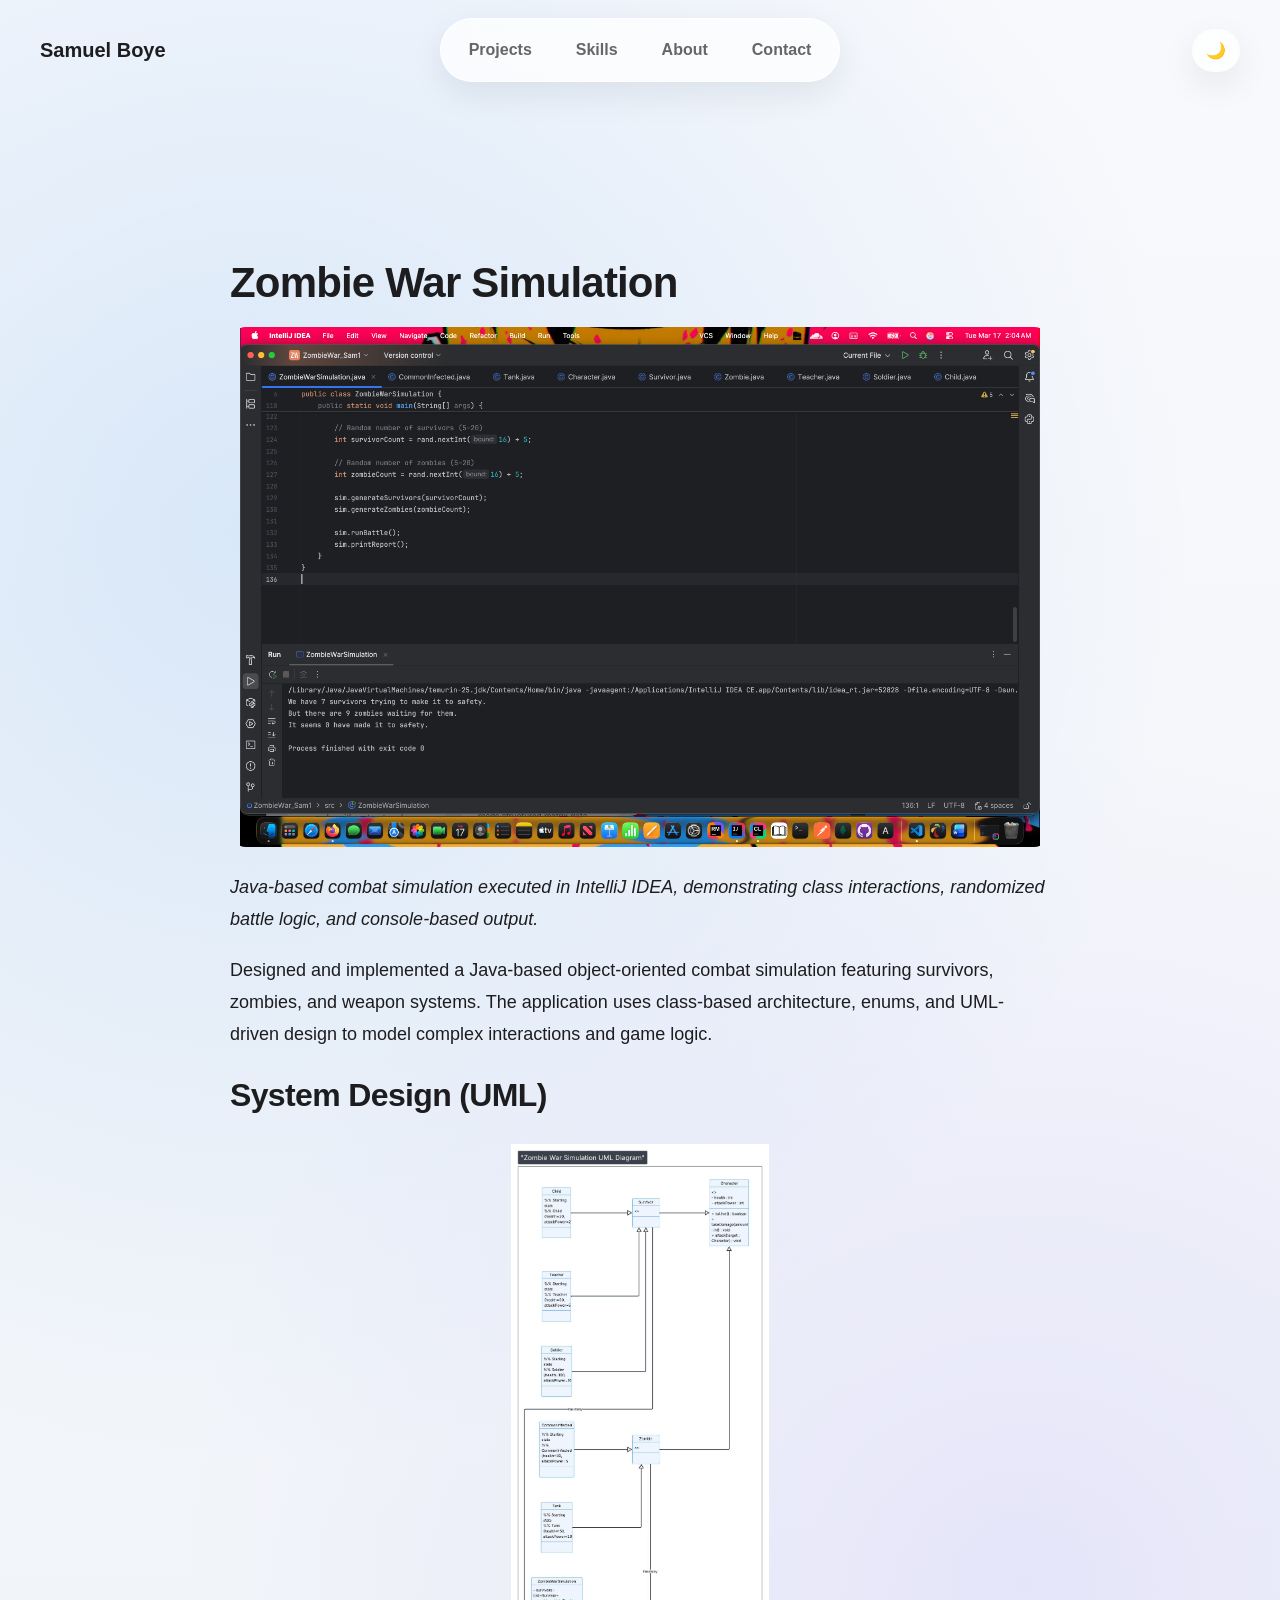
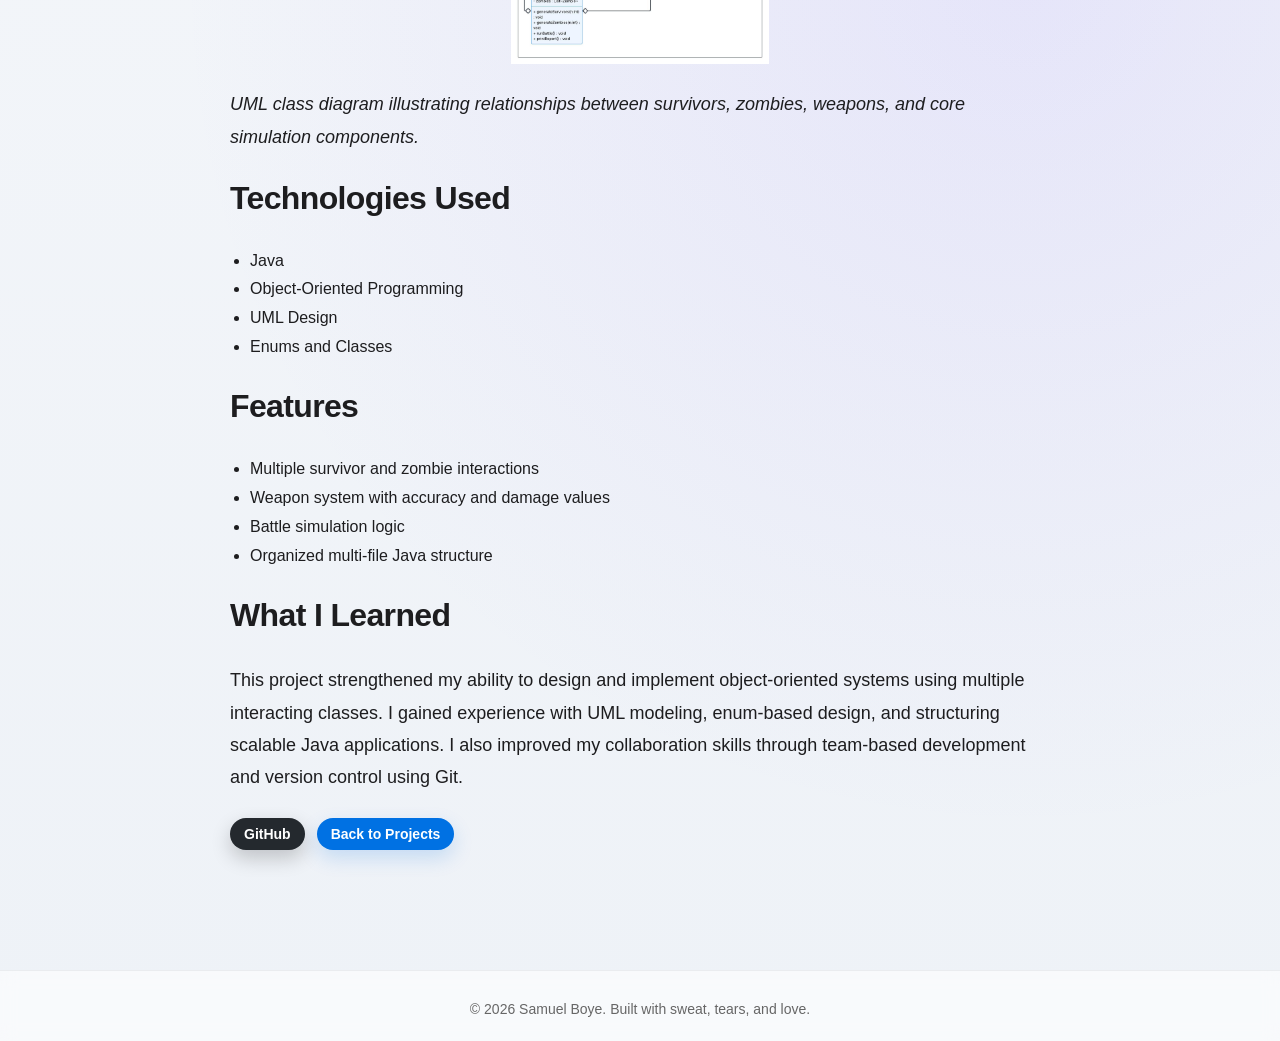
<file: projects/zombie-war.html>
<!DOCTYPE html>
<html lang="en">
<head>
<meta charset="UTF-8">
<meta name="viewport" content="width=device-width, initial-scale=1.0">
<title>Zombie War Simulation | Samuel Boye</title>
<link rel="stylesheet" href="../style.css">
</head>

<body>

<header class="site-header">
    <a href="../index.html" class="logo" id="siteLogo" aria-label="Samuel Boye home">
        <span class="logo-text">Samuel Boye</span>
        <img src="../logo.jpeg" alt="Samuel Boye logo" class="logo-img">
    </a>

    <nav class="floating-nav" aria-label="Primary">
        <a href="../index.html#projects" class="nav-link">Projects</a>
        <a href="../index.html#skills" class="nav-link">Skills</a>
        <a href="../index.html#about" class="nav-link">About</a>
        <a href="../index.html#contact" class="nav-link">Contact</a>
    </nav>

    <button id="themeToggle" class="dark-btn" onclick="toggleDarkMode()" aria-label="Toggle dark mode">🌙</button>
</header>

<main class="project-page">
    <section>

        <h1>Zombie War Simulation</h1>

        <!-- MAIN IMAGE -->
        <img src="../images/zombie-war.png" alt="Zombie War Simulation execution and output" class="project-image">

        <p><em>
            Java-based combat simulation executed in IntelliJ IDEA, demonstrating class interactions,
            randomized battle logic, and console-based output.
        </em></p>

        <p>
            Designed and implemented a Java-based object-oriented combat simulation
            featuring survivors, zombies, and weapon systems. The application uses
            class-based architecture, enums, and UML-driven design to model complex
            interactions and game logic.
        </p>

        <!-- UML SECTION -->
        <h2>System Design (UML)</h2>

        <img src="../images/zombie-war-uml.png" alt="UML diagram of Zombie War Simulation" class="project-image">

        <p><em>
            UML class diagram illustrating relationships between survivors, zombies,
            weapons, and core simulation components.
        </em></p>

        <!-- TECHNOLOGIES -->
        <h2>Technologies Used</h2>
        <ul>
            <li>Java</li>
            <li>Object-Oriented Programming</li>
            <li>UML Design</li>
            <li>Enums and Classes</li>
        </ul>

        <!-- FEATURES -->
        <h2>Features</h2>
        <ul>
            <li>Multiple survivor and zombie interactions</li>
            <li>Weapon system with accuracy and damage values</li>
            <li>Battle simulation logic</li>
            <li>Organized multi-file Java structure</li>
        </ul>

        <!-- WHAT I LEARNED -->
        <h2>What I Learned</h2>
        <p>
            This project strengthened my ability to design and implement object-oriented
            systems using multiple interacting classes. I gained experience with UML
            modeling, enum-based design, and structuring scalable Java applications.
            I also improved my collaboration skills through team-based development
            and version control using Git.
        </p>

        <!-- LINKS -->
        <nav class="project-page-links" aria-label="Zombie War Simulation links">
            <a href="https://github.com/stenceld/CSC422ZombieWarProjectGroupq/tree/SamsBranch" target="_blank" rel="noopener noreferrer" class="github-btn">GitHub</a>
            <a href="../index.html#projects" class="demo-btn">Back to Projects</a>
        </nav>

    </section>
</main>

<footer>
    <p>© 2026 Samuel Boye. Built with sweat, tears, and love.</p>
</footer>

<script src="../script.js"></script>
</body>
</html>
</file>
<file: style.css>
html {
    scroll-behavior: smooth;
}

body {
    font-family: -apple-system, BlinkMacSystemFont, sans-serif;
    margin: 0;
    background:
        radial-gradient(circle at 20% 20%, rgba(0,113,227,0.12), transparent 40%),
        radial-gradient(circle at 80% 60%, rgba(120,90,255,0.10), transparent 45%),
        linear-gradient(180deg, #f8f9fc 0%, #eef2f7 100%);
    color: #1d1d1f;
    transition: background 0.3s ease, color 0.3s ease;
    animation: pageFade 0.5s ease;
}

@keyframes pageFade {
    from { opacity: 0; }
    to { opacity: 1; }
}

/* welcome animation */
.intro-header,
.intro-title,
.intro-text,
.intro-buttons {
    opacity: 0;
    transform: translateY(24px) scale(0.98);
    animation: fadeUpSoft 0.9s cubic-bezier(0.22, 1, 0.36, 1) forwards;
}

.intro-header { animation-delay: 0.1s; }
.intro-title { animation-delay: 0.25s; }
.intro-text { animation-delay: 0.45s; }
.intro-buttons { animation-delay: 0.65s; }

@keyframes fadeUpSoft {
    from {
        opacity: 0;
        transform: translateY(24px) scale(0.98);
    }
    to {
        opacity: 1;
        transform: translateY(0) scale(1);
    }
}

/* floating header */
.site-header {
    position: sticky;
    top: 18px;
    z-index: 1000;
    display: grid;
    grid-template-columns: 1fr auto 1fr;
    align-items: center;
    padding: 0 40px;
    background: transparent;
}

/* logo */
.logo {
    justify-self: start;
    text-decoration: none;
    color: inherit;
    font-weight: bold;
    font-size: 20px;
    transition: all 0.3s ease;
    min-width: 140px;
    height: 42px;
    display: flex;
    align-items: center;
    gap: 10px;
}

.logo-text {
    display: inline-block;
}

.logo-img {
    display: none;
    width: 28px;
    height: 28px;
    border-radius: 50%;
    object-fit: cover;
}

.logo.scrolled {
    width: 42px;
    min-width: 42px;
    height: 42px;
    border-radius: 50%;
    border: 2px solid #0071e3;
    display: flex;
    align-items: center;
    justify-content: center;
    background: rgba(255, 255, 255, 0.72);
    box-shadow: 0 8px 20px rgba(0, 113, 227, 0.12);
    backdrop-filter: blur(10px);
    -webkit-backdrop-filter: blur(10px);
    font-size: 16px;
}

.logo.scrolled:hover {
    transform: scale(1.05);
}

.logo.scrolled .logo-text {
    display: none;
}

.logo.scrolled .logo-img {
    display: block;
}

/* nav */
.floating-nav {
    justify-self: center;
    display: flex;
    align-items: center;
    gap: 8px;
    padding: 10px;
    border-radius: 999px;
    background: rgba(255, 255, 255, 0.72);
    border: 1px solid rgba(255, 255, 255, 0.92);
    box-shadow: 0 12px 34px rgba(15, 23, 42, 0.08);
    backdrop-filter: blur(18px);
    -webkit-backdrop-filter: blur(18px);
}

.nav-link {
    text-decoration: none;
    color: #666;
    font-weight: 600;
    padding: 12px 18px;
    border-radius: 999px;
    transition: all 0.25s ease;
}

.nav-link:hover {
    color: #111;
    background: rgba(0, 0, 0, 0.04);
}

.nav-link.active {
    background: white;
    color: #111;
    box-shadow: 0 4px 10px rgba(0, 0, 0, 0.06);
}

/* dark mode button */
.dark-btn {
    justify-self: end;
    border: none;
    background: rgba(255, 255, 255, 0.72);
    padding: 12px 14px;
    border-radius: 999px;
    cursor: pointer;
    font-size: 16px;
    box-shadow: 0 12px 34px rgba(15, 23, 42, 0.08);
    backdrop-filter: blur(18px);
    -webkit-backdrop-filter: blur(18px);
    transition: background 0.3s ease, transform 0.3s ease, color 0.3s ease;
}

.dark-btn:hover {
    transform: translateY(-1px) scale(1.04);
    background: rgba(255, 255, 255, 0.9);
}

.dark-btn:active {
    transform: scale(0.96) rotate(180deg);
}

/* hero */
.hero {
    text-align: center;
    padding: 150px 20px 110px;
    position: relative;
}

.hero::before {
    content: "";
    position: absolute;
    width: 600px;
    height: 600px;
    background: radial-gradient(circle, rgba(0,113,227,0.18), transparent 70%);
    top: 42%;
    left: 50%;
    transform: translate(-50%, -50%);
    z-index: -1;
    filter: blur(32px);
    pointer-events: none;
}

.hero h1 {
    font-size: 52px;
    margin-bottom: 15px;
    letter-spacing: -0.02em;
}

.hero p {
    max-width: 700px;
    margin: 0 auto;
    font-size: 20px;
    line-height: 1.6;
    color: #555;
}

.hero-buttons {
    margin-top: 30px;
    display: flex;
    justify-content: center;
    flex-wrap: wrap;
    gap: 14px;
}

/* buttons */
.primary-btn,
.secondary-btn {
    display: inline-block;
    padding: 12px 22px;
    border-radius: 999px;
    text-decoration: none;
    font-weight: 600;
    transition: all 0.3s ease;
}

.primary-btn {
    background: #0071e3;
    color: white;
    box-shadow: 0 8px 20px rgba(0, 113, 227, 0.18);
}

.primary-btn:hover {
    background: #005ecb;
    transform: translateY(-2px);
    box-shadow: 0 12px 24px rgba(0, 113, 227, 0.24);
}

.secondary-btn {
    background: white;
    color: #1d1d1f;
    border: 1px solid #ddd;
}

.secondary-btn:hover {
    background: #f0f0f0;
}

/* sections */
section {
    padding: 60px 40px;
    max-width: 1200px;
    margin: 0 auto;
}

section h2 {
    font-size: 32px;
    margin-bottom: 30px;
    letter-spacing: -0.02em;
}

/* project grid */
.project-grid {
    display: grid;
    grid-template-columns: repeat(auto-fit, minmax(260px, 1fr));
    gap: 30px;
}

.card {
    background: rgba(255, 255, 255, 0.88);
    padding: 30px;
    border-radius: 22px;
    box-shadow: 0 10px 28px rgba(15, 23, 42, 0.06);
    transition: transform 0.3s ease, box-shadow 0.3s ease, background 0.3s ease, opacity 0.6s ease, border 0.3s ease;
    opacity: 0;
    transform: translateY(40px);
    border: 1px solid rgba(15, 23, 42, 0.04);
    backdrop-filter: blur(10px);
    -webkit-backdrop-filter: blur(10px);
}

.card.show {
    opacity: 1;
    transform: translateY(0);
}

.card:hover {
    transform: translateY(-8px);
    box-shadow: 0 18px 38px rgba(15, 23, 42, 0.1);
    border: 1px solid rgba(0, 113, 227, 0.22);
}

.project-image-wrap {
    position: relative;
    width: 100%;
    margin-bottom: 18px;
    border-radius: 14px;
    overflow: hidden;
    background: #e8ecf0;
    border: 1px solid rgba(15, 23, 42, 0.08);
    box-shadow: 0 4px 14px rgba(15, 23, 42, 0.08);
}

.project-image-wrap::before {
    content: "";
    display: block;
    height: 28px;
    background: linear-gradient(180deg, #dde1e7 0%, #d0d5dc 100%);
    border-bottom: 1px solid rgba(15, 23, 42, 0.08);
}

.project-image-wrap::after {
    content: "● ● ●";
    position: absolute;
    top: 5px;
    left: 10px;
    font-size: 10px;
    letter-spacing: 3px;
    color: rgba(15, 23, 42, 0.3);
    line-height: 1;
}

.project-image {
    width: 100%;
    height: 160px;
    object-fit: cover;
    display: block;
    margin-bottom: 0;
    border-radius: 0;
    border: none;
}

.project-page .project-image {
    width: 100%;
    height: auto;
    max-height: 520px;
    object-fit: contain;
    border-radius: 16px;
    margin-bottom: 24px;
    display: block;
}

.card h3 {
    margin-top: 0;
    margin-bottom: 14px;
}

.card p {
    color: #555;
    line-height: 1.6;
}

.project-tags {
    display: flex;
    flex-wrap: wrap;
    gap: 8px;
    margin: 14px 0 18px;
}

.project-tags span {
    padding: 6px 12px;
    border-radius: 999px;
    background: rgba(0, 113, 227, 0.08);
    color: #0071e3;
    font-size: 13px;
    font-weight: 600;
}

.project-links {
    display: flex;
    gap: 12px;
    margin-top: 14px;
}

.github-btn,
.demo-btn {
    padding: 8px 14px;
    border-radius: 999px;
    font-size: 14px;
    text-decoration: none;
    font-weight: 600;
    transition: all 0.2s ease;
    border: none;
    cursor: pointer;
    font-family: inherit;
}

.github-btn {
    background: #24292e;
    color: white;
    box-shadow: 0 8px 20px rgba(0, 0, 0, 0.2);
}

.github-btn:hover {
    background: #000;
    transform: translateY(-2px);
    box-shadow: 0 12px 24px rgba(0, 0, 0, 0.3);
}

.demo-btn {
    background: #0071e3;
    color: white;
    box-shadow: 0 8px 20px rgba(0,113,227,0.18);
}

.demo-btn:hover {
    background: #005ecb;
    transform: translateY(-2px);
    box-shadow: 0 12px 24px rgba(0,113,227,0.24);
}

/* project detail pages */
.project-page {
    max-width: 900px;
    margin: 0 auto;
    padding: 100px 20px 60px;
}

.project-page h1 {
    font-size: 42px;
    margin-bottom: 20px;
    letter-spacing: -0.02em;
}

.project-page p {
    line-height: 1.8;
    font-size: 18px;
}

.project-page ul {
    line-height: 1.8;
    padding-left: 20px;
}

.project-page-links {
    display: flex;
    gap: 12px;
    flex-wrap: wrap;
    margin-top: 24px;
}

.render-note {
    margin-top: 14px;
    font-size: 14px;
    color: #888;
    font-style: italic;
}

.back-link {
    display: inline-block;
    margin-top: 24px;
    text-decoration: none;
    font-weight: 600;
    color: #0071e3;
}

/* skills */
.skills {
    display: flex;
    flex-wrap: wrap;
    gap: 12px;
}

.skills span {
    display: inline-block;
    padding: 10px 16px;
    background: rgba(255, 255, 255, 0.82);
    border-radius: 999px;
    box-shadow: 0 4px 12px rgba(15, 23, 42, 0.05);
    border: 1px solid rgba(15, 23, 42, 0.04);
    opacity: 0;
    transform: translateY(16px);
    transition: opacity 0.4s ease, transform 0.4s ease, background 0.3s ease, color 0.3s ease, border 0.3s ease;
}

.skills span:hover {
    transform: translateY(-3px);
    border: 1px solid rgba(0, 113, 227, 0.18);
}

.skills-group {
    display: grid;
    grid-template-columns: 160px 1fr;
    gap: 12px 24px;
    align-items: start;
    margin-bottom: 28px;
    padding-bottom: 28px;
    border-bottom: 1px solid rgba(15, 23, 42, 0.06);
}

.skills-group:last-child {
    border-bottom: none;
    margin-bottom: 0;
}

.skills-group h3 {
    font-size: 15px;
    font-weight: 700;
    color: #555;
    margin: 0;
    padding-top: 10px;
    text-transform: uppercase;
    letter-spacing: 0.04em;
}

@media (max-width: 768px) {
    .skills-group {
        grid-template-columns: 1fr;
        gap: 10px;
    }
    .skills-group h3 {
        padding-top: 0;
    }
}

/* card ul consistency */
.card ul {
    margin: 10px 0 16px;
    padding-left: 20px;
    line-height: 1.7;
    color: #555;
}

.card ul li {
    margin-bottom: 4px;
}

.dark .card ul {
    color: #d0d0d0;
}

/* experience */
.experience-list {
    display: flex;
    flex-direction: column;
    gap: 0;
}

.experience-item {
    padding: 32px 0;
    border-bottom: 1px solid rgba(15, 23, 42, 0.06);
}

.experience-item:first-child {
    padding-top: 0;
}

.experience-item:last-child {
    border-bottom: none;
    padding-bottom: 0;
}

.experience-header {
    display: flex;
    justify-content: space-between;
    align-items: flex-start;
    margin-bottom: 14px;
    flex-wrap: wrap;
    gap: 10px;
}

.experience-header h3 {
    font-size: 20px;
    margin: 0 0 4px;
}

.experience-company {
    color: #555;
    margin: 0;
    font-size: 15px;
}

.experience-date {
    background: rgba(0, 113, 227, 0.08);
    color: #0071e3;
    padding: 5px 12px;
    border-radius: 999px;
    font-size: 13px;
    font-weight: 700;
    white-space: nowrap;
}

.experience-item ul {
    margin: 0;
    padding-left: 20px;
    line-height: 1.8;
    color: #444;
}

.experience-item ul li {
    margin-bottom: 6px;
    font-size: 16px;
}

.dark .experience-item {
    border-bottom: 1px solid rgba(255, 255, 255, 0.06);
}

.dark .experience-company {
    color: #d0d0d0;
}

.dark .experience-date {
    background: rgba(77, 163, 255, 0.12);
    color: #4da3ff;
}

.dark .experience-item ul {
    color: #d0d0d0;
}

/* education */
.education-card {
    background: rgba(255, 255, 255, 0.88);
    border-radius: 22px;
    padding: 28px 32px;
    border: 1px solid rgba(15, 23, 42, 0.06);
    box-shadow: 0 10px 28px rgba(15, 23, 42, 0.06);
    backdrop-filter: blur(10px);
    -webkit-backdrop-filter: blur(10px);
}

.education-header {
    display: flex;
    justify-content: space-between;
    align-items: flex-start;
    margin-bottom: 20px;
    flex-wrap: wrap;
    gap: 10px;
}

.education-header h3 {
    font-size: 22px;
    margin: 0 0 6px;
}

.education-degree {
    color: #555;
    margin: 0;
    font-size: 16px;
    line-height: 1.5;
}

.education-date {
    background: rgba(0, 113, 227, 0.08);
    color: #0071e3;
    padding: 6px 14px;
    border-radius: 999px;
    font-size: 13px;
    font-weight: 700;
    white-space: nowrap;
}

.education-desc {
    color: #555;
    font-size: 16px;
    line-height: 1.7;
    margin: 0 0 20px;
}

.education-courses-label {
    font-size: 13px;
    font-weight: 700;
    text-transform: uppercase;
    letter-spacing: 0.05em;
    color: #999;
    margin: 0 0 12px;
}

.education-courses {
    margin-top: 4px;
}

.dark .education-desc {
    color: #d0d0d0;
}

.dark .education-courses-label {
    color: #666;
}

.dark .education-card {
    background: rgba(27, 27, 27, 0.88);
    border: 1px solid rgba(255, 255, 255, 0.05);
}

.dark .education-degree {
    color: #d0d0d0;
}

.dark .education-date {
    background: rgba(77, 163, 255, 0.12);
    color: #4da3ff;
}

.dark .skills-group {
    border-bottom: 1px solid rgba(255, 255, 255, 0.06);
}

/* about + contact */
#about p,
#contact p {
    max-width: 800px;
    line-height: 1.8;
    font-size: 18px;
}

#contact a {
    color: #0071e3;
    text-decoration: none;
}

/* footer */
footer {
    text-align: center;
    padding: 24px 20px;
    background: rgba(255, 255, 255, 0.6);
    border-top: 1px solid rgba(15, 23, 42, 0.06);
    backdrop-filter: blur(8px);
    -webkit-backdrop-filter: blur(8px);
}

footer p {
    font-size: 14px;
    color: #666;
    margin-top: 6px;
    margin-bottom: 0;
}

.footer-icons {
    display: flex;
    justify-content: center;
    gap: 20px;
    margin-bottom: 10px;
}

.footer-icons a {
    color: #999;
    transition: color 0.2s ease, transform 0.2s ease;
    display: flex;
    align-items: center;
}

.footer-icons a:hover {
    color: #0071e3;
    transform: translateY(-2px);
}

.dark .footer-icons a {
    color: #666;
}

.dark .footer-icons a:hover {
    color: #4da3ff;
}

.cursor {
    display: inline-block;
    margin-left: 4px;
    color: #0071e3;
    animation: blinkCursor 0.8s infinite;
}

@keyframes blinkCursor {
    0%, 50% { opacity: 1; }
    51%, 100% { opacity: 0; }
}

/* modal dialog */
.project-modal {
    width: min(720px, 92vw);
    border: none;
    padding: 0;
    border-radius: 24px;
    background: transparent;
}

.project-modal::backdrop {
    background: rgba(15, 23, 42, 0.6);
    backdrop-filter: blur(6px);
    -webkit-backdrop-filter: blur(6px);
}

.modal-card {
    background: rgba(255, 255, 255, 0.96);
    padding: 28px;
    border-radius: 24px;
    box-shadow: 0 24px 60px rgba(15, 23, 42, 0.2);
}

.modal-close-form {
    display: flex;
    justify-content: flex-end;
    margin-bottom: 8px;
    padding: 0;
    max-width: none;
}

.close-btn {
    border: none;
    background: transparent;
    font-size: 28px;
    line-height: 1;
    cursor: pointer;
    color: #666;
}

.modal-section {
    padding: 0;
    margin: 18px 0 0;
    max-width: none;
}

.modal-section h3 {
    margin-bottom: 10px;
}

#modalTech,
#modalFeatures {
    line-height: 1.8;
    padding-left: 20px;
}

/* dark mode */
.dark {
    background:
        radial-gradient(circle at 20% 20%, rgba(77,163,255,0.15), transparent 40%),
        radial-gradient(circle at 80% 70%, rgba(120,90,255,0.15), transparent 45%),
        linear-gradient(180deg, #0f1115 0%, #151922 100%);
    color: #f5f5f7;
}

.dark .floating-nav {
    background: rgba(20, 22, 28, 0.75);
    border: 1px solid rgba(255, 255, 255, 0.06);
    box-shadow: 0 12px 34px rgba(0, 0, 0, 0.32);
}

.dark .nav-link {
    color: #d6d6d6;
}

.dark .nav-link:hover {
    color: white;
    background: rgba(255, 255, 255, 0.06);
}

.dark .nav-link.active {
    background: rgba(255, 255, 255, 0.1);
    color: white;
    box-shadow: none;
}

.dark .dark-btn {
    background: rgba(20, 22, 28, 0.75);
    color: white;
    box-shadow: 0 12px 34px rgba(0, 0, 0, 0.32);
}

.dark .dark-btn:hover {
    background: rgba(40, 40, 40, 0.95);
}

.dark .hero::before {
    background: radial-gradient(circle, rgba(77, 163, 255, 0.14), transparent 70%);
}

.dark .hero p {
    color: #c9c9c9;
}

.dark .card {
    background: rgba(27, 27, 27, 0.88);
    box-shadow: 0 10px 28px rgba(0, 0, 0, 0.24);
    border: 1px solid rgba(255, 255, 255, 0.05);
}

.dark .card p {
    color: #d0d0d0;
}

.dark .card:hover {
    border: 1px solid rgba(77, 163, 255, 0.35);
}

.dark .project-image-wrap {
    background: #1a1d23;
    border: 1px solid rgba(255, 255, 255, 0.06);
}

.dark .project-image-wrap::before {
    background: linear-gradient(180deg, #22262e 0%, #1e2229 100%);
    border-bottom: 1px solid rgba(255, 255, 255, 0.06);
}

.dark .project-image-wrap::after {
    color: rgba(255, 255, 255, 0.2);
}

.dark .project-tags span {
    background: rgba(77, 163, 255, 0.12);
    color: #4da3ff;
}

.dark .github-btn,
.dark .demo-btn {
    color: white;
}

.dark .skills span {
    background: rgba(30, 30, 30, 0.88);
    color: #f5f5f7;
    box-shadow: 0 2px 8px rgba(0, 0, 0, 0.2);
    border: 1px solid rgba(255, 255, 255, 0.05);
}

.dark .skills-group h3 {
    color: #d0d0d0;
}

.dark .logo.scrolled {
    border: 2px solid #4da3ff;
    background: rgba(20, 22, 28, 0.78);
    color: #f5f5f7;
    box-shadow: 0 8px 20px rgba(77, 163, 255, 0.14);
}

.dark footer {
    background: rgba(20, 22, 28, 0.7);
    border-top: 1px solid rgba(255, 255, 255, 0.06);
}

.dark footer p {
    color: #aaa;
}

.dark .cursor {
    color: #4da3ff;
}

.dark #contact a,
.dark .card a:not(.github-btn):not(.demo-btn),
.dark .back-link {
    color: #4da3ff;
}

.dark .modal-card {
    background: rgba(27, 27, 27, 0.96);
    color: #f5f5f7;
}

.dark .close-btn {
    color: #d0d0d0;
}

/* section dividers */
main > section + section::before {
    content: "";
    display: block;
    height: 1px;
    width: 60%;
    margin: 0 auto 60px;
    background: linear-gradient(90deg, transparent, rgba(0, 113, 227, 0.2), transparent);
}

.dark main > section + section::before {
    background: linear-gradient(90deg, transparent, rgba(77, 163, 255, 0.2), transparent);
}

/* skill tag scroll animation */
.skills span.show {
    opacity: 1;
    transform: translateY(0);
}

/* contact form */
.contact-form {
    margin-top: 32px;
    max-width: 600px;
    display: flex;
    flex-direction: column;
    gap: 20px;
}

.form-group {
    display: flex;
    flex-direction: column;
    gap: 6px;
}

.form-group label {
    font-weight: 600;
    font-size: 15px;
    color: #444;
}

.form-group input,
.form-group textarea {
    padding: 12px 16px;
    border-radius: 14px;
    border: 1px solid rgba(15, 23, 42, 0.12);
    background: rgba(255, 255, 255, 0.88);
    font-family: inherit;
    font-size: 16px;
    color: #1d1d1f;
    transition: border 0.2s ease, box-shadow 0.2s ease;
    outline: none;
    resize: vertical;
}

.form-group input:focus,
.form-group textarea:focus {
    border: 1px solid #0071e3;
    box-shadow: 0 0 0 3px rgba(0, 113, 227, 0.12);
}

.contact-form .primary-btn {
    align-self: flex-start;
    border: none;
    font-family: inherit;
    font-size: 16px;
    cursor: pointer;
}

.dark .form-group label {
    color: #d0d0d0;
}

.dark .form-group input,
.dark .form-group textarea {
    background: rgba(30, 30, 30, 0.88);
    border: 1px solid rgba(255, 255, 255, 0.1);
    color: #f5f5f7;
}

.dark .form-group input::placeholder,
.dark .form-group textarea::placeholder {
    color: #888;
}

.dark .form-group input:focus,
.dark .form-group textarea:focus {
    border: 1px solid #4da3ff;
    box-shadow: 0 0 0 3px rgba(77, 163, 255, 0.14);
}

/* mobile */
@media (max-width: 768px) {
    .site-header {
        grid-template-columns: 1fr;
        gap: 14px;
        justify-items: center;
        padding: 0 20px;
        top: 12px;
    }

    .logo,
    .dark-btn,
    .floating-nav {
        justify-self: center;
    }

    .floating-nav {
        flex-wrap: wrap;
        justify-content: center;
        max-width: 100%;
        padding: 8px;
    }

    .nav-link {
        padding: 10px 14px;
        font-size: 14px;
    }

    .hero {
        padding: 130px 20px 90px;
    }

    .hero::before {
        width: 360px;
        height: 360px;
    }

    .hero h1 {
        font-size: 38px;
    }

    .hero p {
        font-size: 18px;
    }

    section {
        padding: 50px 20px;
    }

    .hero-buttons {
        flex-direction: column;
        align-items: center;
    }

    .primary-btn,
    .secondary-btn {
        width: 220px;
        text-align: center;
    }

    .project-links,
    .project-page-links {
        flex-direction: column;
    }

    .modal-card {
        padding: 22px;
    }

    .project-page {
        padding: 80px 20px 50px;
    }

    .project-page h1 {
        font-size: 34px;
    }

    .project-page .project-image {
        max-height: none;
    }
}

/* featured 2-column layout */
.featured-layout {
    display: grid;
    grid-template-columns: 1fr 1fr;
    gap: 32px;
    align-items: start;
}

.featured-image-col .project-image-wrap {
    margin-bottom: 0;
}

.featured-image-col .project-image {
    height: 260px;
}

@media (max-width: 768px) {
    .featured-layout {
        grid-template-columns: 1fr;
    }
    .featured-image-col .project-image {
        height: 180px;
    }
}

#featured-project ul {
    margin: 14px 0 18px;
    padding-left: 20px;
    line-height: 1.7;
}

.featured {
    border: 2px solid #3b82f6;
    transform: scale(1.02);
    box-shadow: 0 20px 50px rgba(59, 130, 246, 0.18);
    position: relative;
}

.featured::before {
    content: "FEATURED";
    position: absolute;
    top: 12px;
    left: 12px;
    background: #3b82f6;
    color: white;
    padding: 4px 10px;
    border-radius: 999px;
    font-size: 12px;
    font-weight: 700;
    letter-spacing: 0.04em;
}

.featured-image {
    width: 100%;
    max-width: 900px;
    height: auto;
    object-fit: contain;
    display: block;
    margin: 0 auto 24px auto;
    border-radius: 14px;
    background: none;
    padding: 0;
}
</file>
